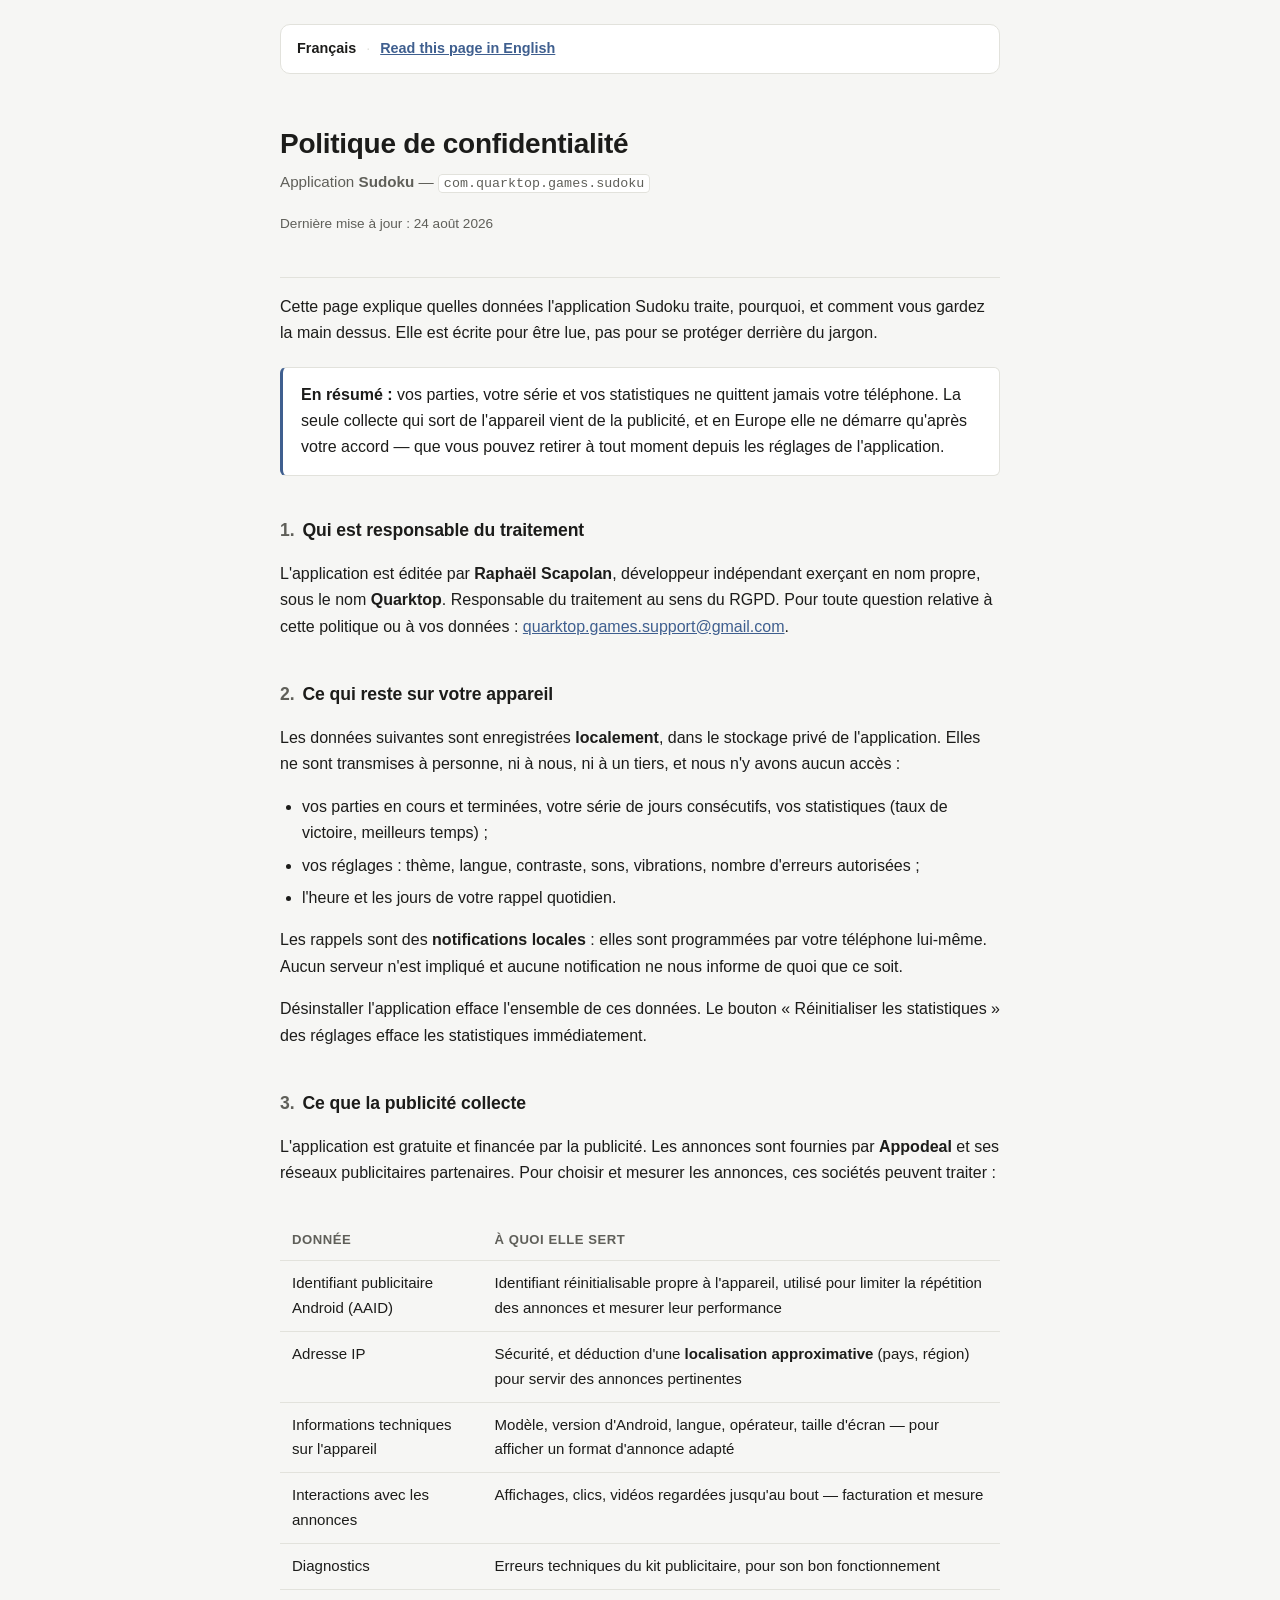
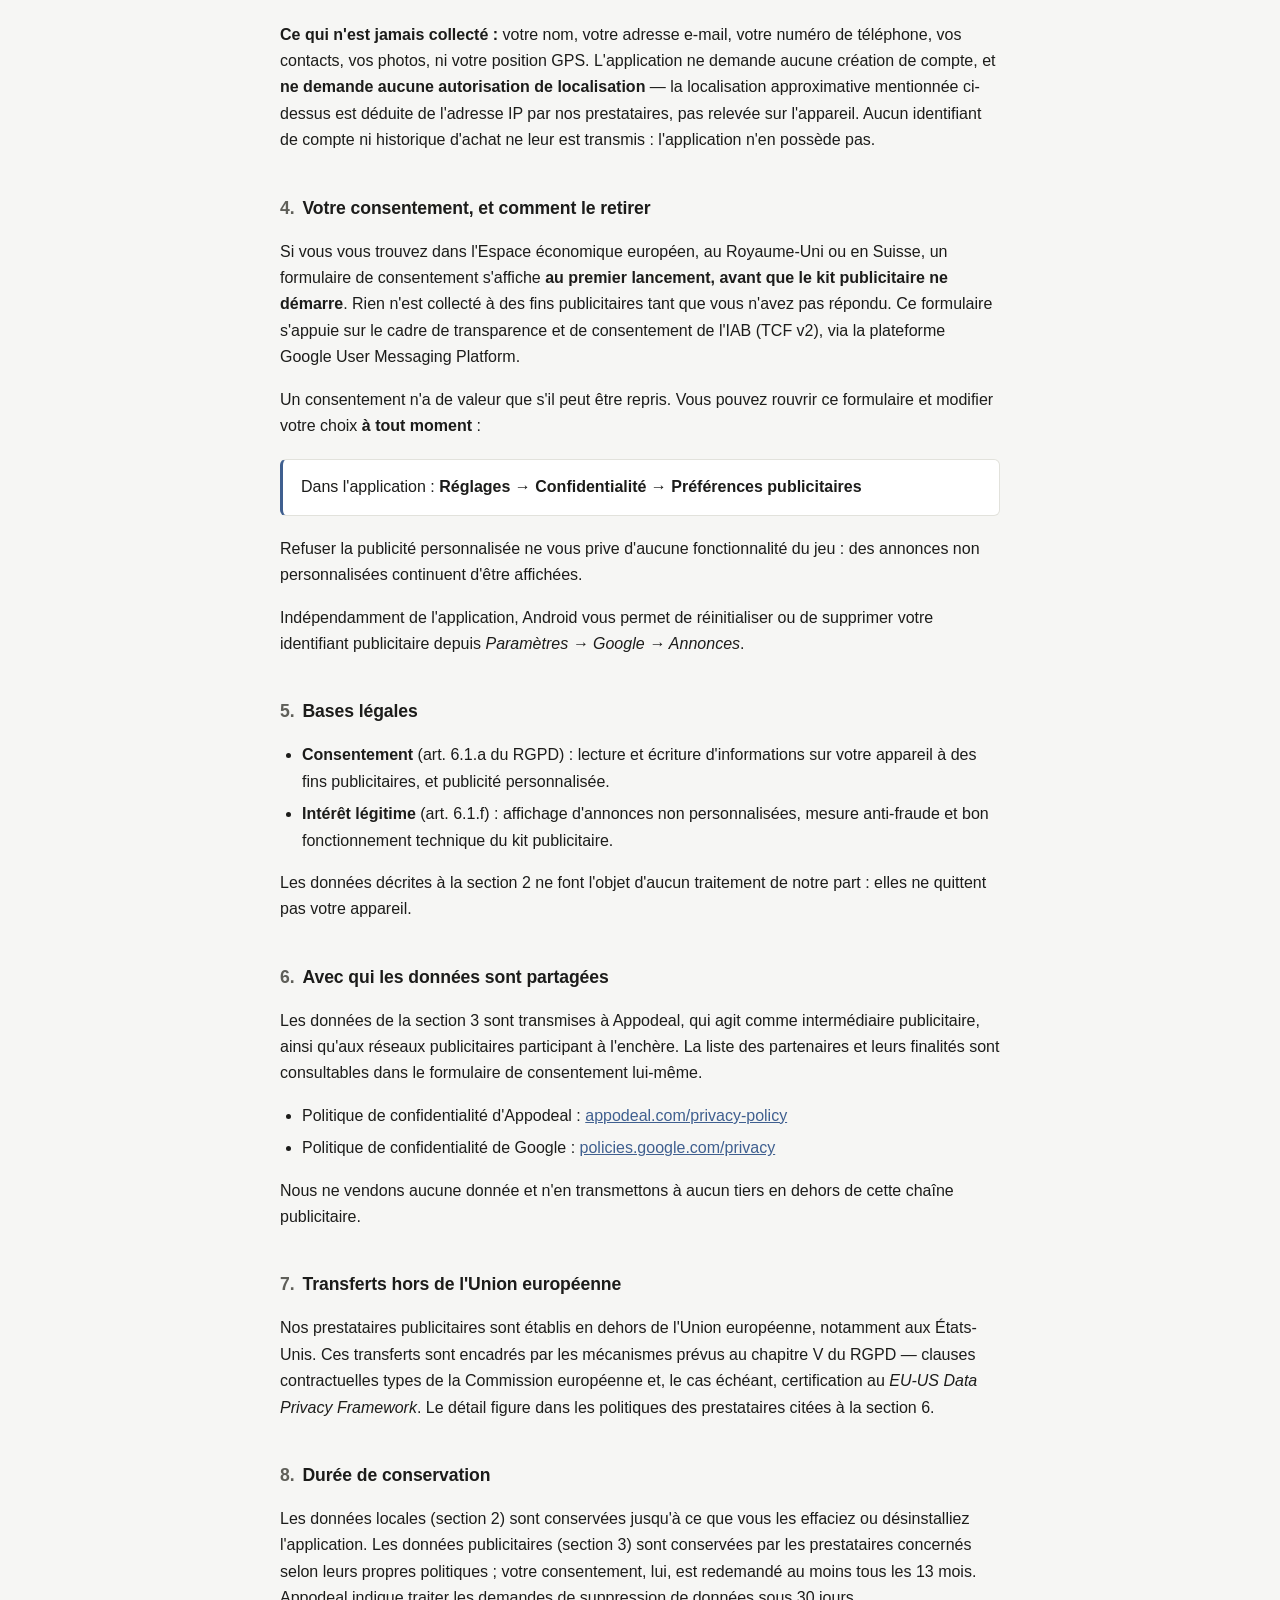
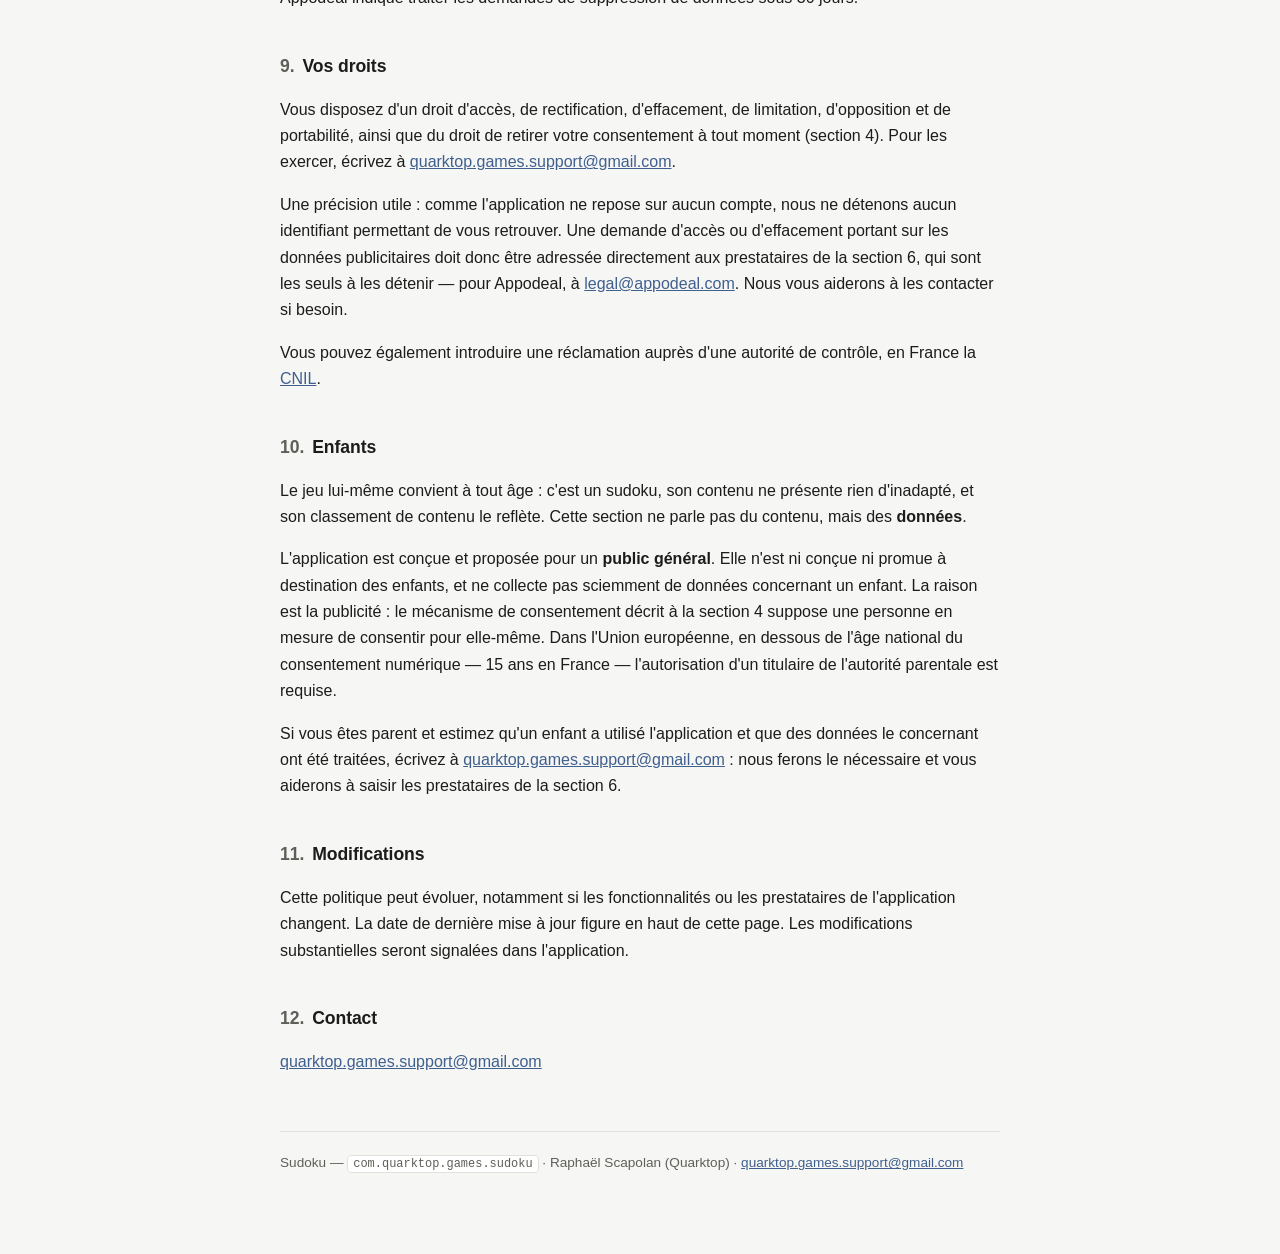
<file: index.html>
<!doctype html>
<html lang="fr">
<head>
<meta charset="utf-8">
<meta name="viewport" content="width=device-width, initial-scale=1">
<title>Politique de confidentialité — Sudoku</title>
<meta name="description" content="Politique de confidentialité de l'application Sudoku (com.quarktop.games.sudoku).">
<link rel="stylesheet" href="style.css">
<link rel="alternate" hreflang="fr" href="https://scapolanraphael-dev.github.io/sudoku-privacy/">
<link rel="alternate" hreflang="en" href="https://scapolanraphael-dev.github.io/sudoku-privacy/en/">
<link rel="alternate" hreflang="x-default" href="https://scapolanraphael-dev.github.io/sudoku-privacy/">
</head>
<body>
<main>

<nav class="langbar" aria-label="Langue">
  <span class="current">Français</span>
  <span class="sep">·</span>
  <a href="en/" hreflang="en" lang="en">Read this page in English</a>
</nav>


  <header>
    <h1>Politique de confidentialité</h1>
    <p class="sub">Application <strong>Sudoku</strong> — <code>com.quarktop.games.sudoku</code></p>
    <p class="meta">Dernière mise à jour : 24 août 2026</p>
  </header>

  <p>Cette page explique quelles données l'application Sudoku traite, pourquoi, et
  comment vous gardez la main dessus. Elle est écrite pour être lue, pas pour se
  protéger derrière du jargon.</p>

  <div class="callout">
    <p><strong>En résumé :</strong> vos parties, votre série et vos statistiques ne quittent
    jamais votre téléphone. La seule collecte qui sort de l'appareil vient de la publicité,
    et en Europe elle ne démarre qu'après votre accord — que vous pouvez retirer à tout
    moment depuis les réglages de l'application.</p>
  </div>

  <h2><span class="num">1.</span>Qui est responsable du traitement</h2>
  <p>L'application est éditée par <strong>Raphaël Scapolan</strong>, développeur indépendant
  exerçant en nom propre, sous le nom <strong>Quarktop</strong>. Responsable du traitement au
  sens du RGPD. Pour toute question relative à cette politique ou à vos données :
  <a href="mailto:quarktop.games.support@gmail.com">quarktop.games.support@gmail.com</a>.</p>

  <h2><span class="num">2.</span>Ce qui reste sur votre appareil</h2>
  <p>Les données suivantes sont enregistrées <strong>localement</strong>, dans le stockage
  privé de l'application. Elles ne sont transmises à personne, ni à nous, ni à un tiers,
  et nous n'y avons aucun accès :</p>
  <ul>
    <li>vos parties en cours et terminées, votre série de jours consécutifs, vos statistiques
      (taux de victoire, meilleurs temps) ;</li>
    <li>vos réglages : thème, langue, contraste, sons, vibrations, nombre d'erreurs autorisées ;</li>
    <li>l'heure et les jours de votre rappel quotidien.</li>
  </ul>
  <p>Les rappels sont des <strong>notifications locales</strong> : elles sont programmées par
  votre téléphone lui-même. Aucun serveur n'est impliqué et aucune notification ne nous
  informe de quoi que ce soit.</p>
  <p>Désinstaller l'application efface l'ensemble de ces données. Le bouton
  « Réinitialiser les statistiques » des réglages efface les statistiques immédiatement.</p>

  <h2><span class="num">3.</span>Ce que la publicité collecte</h2>
  <p>L'application est gratuite et financée par la publicité. Les annonces sont fournies par
  <strong>Appodeal</strong> et ses réseaux publicitaires partenaires. Pour choisir et mesurer
  les annonces, ces sociétés peuvent traiter :</p>
  <div class="table-wrap">
    <table>
      <thead>
        <tr><th>Donnée</th><th>À quoi elle sert</th></tr>
      </thead>
      <tbody>
        <tr>
          <td>Identifiant publicitaire Android (AAID)</td>
          <td>Identifiant réinitialisable propre à l'appareil, utilisé pour limiter la
              répétition des annonces et mesurer leur performance</td>
        </tr>
        <tr>
          <td>Adresse IP</td>
          <td>Sécurité, et déduction d'une <strong>localisation approximative</strong>
              (pays, région) pour servir des annonces pertinentes</td>
        </tr>
        <tr>
          <td>Informations techniques sur l'appareil</td>
          <td>Modèle, version d'Android, langue, opérateur, taille d'écran — pour afficher
              un format d'annonce adapté</td>
        </tr>
        <tr>
          <td>Interactions avec les annonces</td>
          <td>Affichages, clics, vidéos regardées jusqu'au bout — facturation et mesure</td>
        </tr>
        <tr>
          <td>Diagnostics</td>
          <td>Erreurs techniques du kit publicitaire, pour son bon fonctionnement</td>
        </tr>
      </tbody>
    </table>
  </div>
  <p><strong>Ce qui n'est jamais collecté :</strong> votre nom, votre adresse e-mail, votre
  numéro de téléphone, vos contacts, vos photos, ni votre position GPS. L'application ne
  demande aucune création de compte, et <strong>ne demande aucune autorisation de
  localisation</strong> — la localisation approximative mentionnée ci-dessus est déduite de
  l'adresse IP par nos prestataires, pas relevée sur l'appareil. Aucun identifiant de compte
  ni historique d'achat ne leur est transmis : l'application n'en possède pas.</p>

  <h2><span class="num">4.</span>Votre consentement, et comment le retirer</h2>
  <p>Si vous vous trouvez dans l'Espace économique européen, au Royaume-Uni ou en Suisse,
  un formulaire de consentement s'affiche <strong>au premier lancement, avant que le kit
  publicitaire ne démarre</strong>. Rien n'est collecté à des fins publicitaires tant que
  vous n'avez pas répondu. Ce formulaire s'appuie sur le cadre de transparence et de
  consentement de l'IAB (TCF v2), via la plateforme Google User Messaging Platform.</p>
  <p>Un consentement n'a de valeur que s'il peut être repris. Vous pouvez rouvrir ce
  formulaire et modifier votre choix <strong>à tout moment</strong> :</p>
  <div class="callout">
    <p>Dans l'application : <strong>Réglages → Confidentialité → Préférences publicitaires</strong></p>
  </div>
  <p>Refuser la publicité personnalisée ne vous prive d'aucune fonctionnalité du jeu : des
  annonces non personnalisées continuent d'être affichées.</p>
  <p>Indépendamment de l'application, Android vous permet de réinitialiser ou de supprimer
  votre identifiant publicitaire depuis <em>Paramètres → Google → Annonces</em>.</p>

  <h2><span class="num">5.</span>Bases légales</h2>
  <ul>
    <li><strong>Consentement</strong> (art. 6.1.a du RGPD) : lecture et écriture d'informations
      sur votre appareil à des fins publicitaires, et publicité personnalisée.</li>
    <li><strong>Intérêt légitime</strong> (art. 6.1.f) : affichage d'annonces non personnalisées,
      mesure anti-fraude et bon fonctionnement technique du kit publicitaire.</li>
  </ul>
  <p>Les données décrites à la section 2 ne font l'objet d'aucun traitement de notre part :
  elles ne quittent pas votre appareil.</p>

  <h2><span class="num">6.</span>Avec qui les données sont partagées</h2>
  <p>Les données de la section 3 sont transmises à Appodeal, qui agit comme intermédiaire
  publicitaire, ainsi qu'aux réseaux publicitaires participant à l'enchère. La liste des
  partenaires et leurs finalités sont consultables dans le formulaire de consentement
  lui-même.</p>
  <ul>
    <li>Politique de confidentialité d'Appodeal :
      <a href="https://appodeal.com/privacy-policy/" rel="noopener">appodeal.com/privacy-policy</a></li>
    <li>Politique de confidentialité de Google :
      <a href="https://policies.google.com/privacy" rel="noopener">policies.google.com/privacy</a></li>
  </ul>
  <p>Nous ne vendons aucune donnée et n'en transmettons à aucun tiers en dehors de cette
  chaîne publicitaire.</p>

  <h2><span class="num">7.</span>Transferts hors de l'Union européenne</h2>
  <p>Nos prestataires publicitaires sont établis en dehors de l'Union européenne, notamment
  aux États-Unis. Ces transferts sont encadrés par les mécanismes prévus au chapitre V du
  RGPD — clauses contractuelles types de la Commission européenne et, le cas échéant,
  certification au <em>EU-US Data Privacy Framework</em>. Le détail figure dans les
  politiques des prestataires citées à la section 6.</p>

  <h2><span class="num">8.</span>Durée de conservation</h2>
  <p>Les données locales (section 2) sont conservées jusqu'à ce que vous les effaciez ou
  désinstalliez l'application. Les données publicitaires (section 3) sont conservées par
  les prestataires concernés selon leurs propres politiques ; votre consentement, lui, est
  redemandé au moins tous les 13 mois. Appodeal indique traiter les demandes de suppression
  de données sous 30 jours.</p>

  <h2><span class="num">9.</span>Vos droits</h2>
  <p>Vous disposez d'un droit d'accès, de rectification, d'effacement, de limitation,
  d'opposition et de portabilité, ainsi que du droit de retirer votre consentement à tout
  moment (section 4). Pour les exercer, écrivez à
  <a href="mailto:quarktop.games.support@gmail.com">quarktop.games.support@gmail.com</a>.</p>
  <p>Une précision utile : comme l'application ne repose sur aucun compte, nous ne détenons
  aucun identifiant permettant de vous retrouver. Une demande d'accès ou d'effacement portant
  sur les données publicitaires doit donc être adressée directement aux prestataires de la
  section 6, qui sont les seuls à les détenir — pour Appodeal, à
  <a href="mailto:legal@appodeal.com">legal@appodeal.com</a>. Nous vous aiderons à les
  contacter si besoin.</p>
  <p>Vous pouvez également introduire une réclamation auprès d'une autorité de contrôle, en
  France la <a href="https://www.cnil.fr" rel="noopener">CNIL</a>.</p>

  <h2><span class="num">10.</span>Enfants</h2>
  <p>Le jeu lui-même convient à tout âge : c'est un sudoku, son contenu ne présente rien
  d'inadapté, et son classement de contenu le reflète. Cette section ne parle pas du contenu,
  mais des <strong>données</strong>.</p>
  <p>L'application est conçue et proposée pour un <strong>public général</strong>. Elle n'est
  ni conçue ni promue à destination des enfants, et ne collecte pas sciemment de données
  concernant un enfant. La raison est la publicité : le mécanisme de consentement décrit à la
  section 4 suppose une personne en mesure de consentir pour elle-même. Dans l'Union
  européenne, en dessous de l'âge national du consentement numérique — 15 ans en France —
  l'autorisation d'un titulaire de l'autorité parentale est requise.</p>
  <p>Si vous êtes parent et estimez qu'un enfant a utilisé l'application et que des données le
  concernant ont été traitées, écrivez à
  <a href="mailto:quarktop.games.support@gmail.com">quarktop.games.support@gmail.com</a> : nous ferons le nécessaire et
  vous aiderons à saisir les prestataires de la section 6.</p>

  <h2><span class="num">11.</span>Modifications</h2>
  <p>Cette politique peut évoluer, notamment si les fonctionnalités ou les prestataires de
  l'application changent. La date de dernière mise à jour figure en haut de cette page. Les
  modifications substantielles seront signalées dans l'application.</p>

  <h2><span class="num">12.</span>Contact</h2>
  <p><a href="mailto:quarktop.games.support@gmail.com">quarktop.games.support@gmail.com</a></p>


<footer>
  Sudoku — <code>com.quarktop.games.sudoku</code> · Raphaël Scapolan (Quarktop) ·
  <a href="mailto:quarktop.games.support@gmail.com">quarktop.games.support@gmail.com</a>
</footer>

</main>
</body>
</html>
</file>
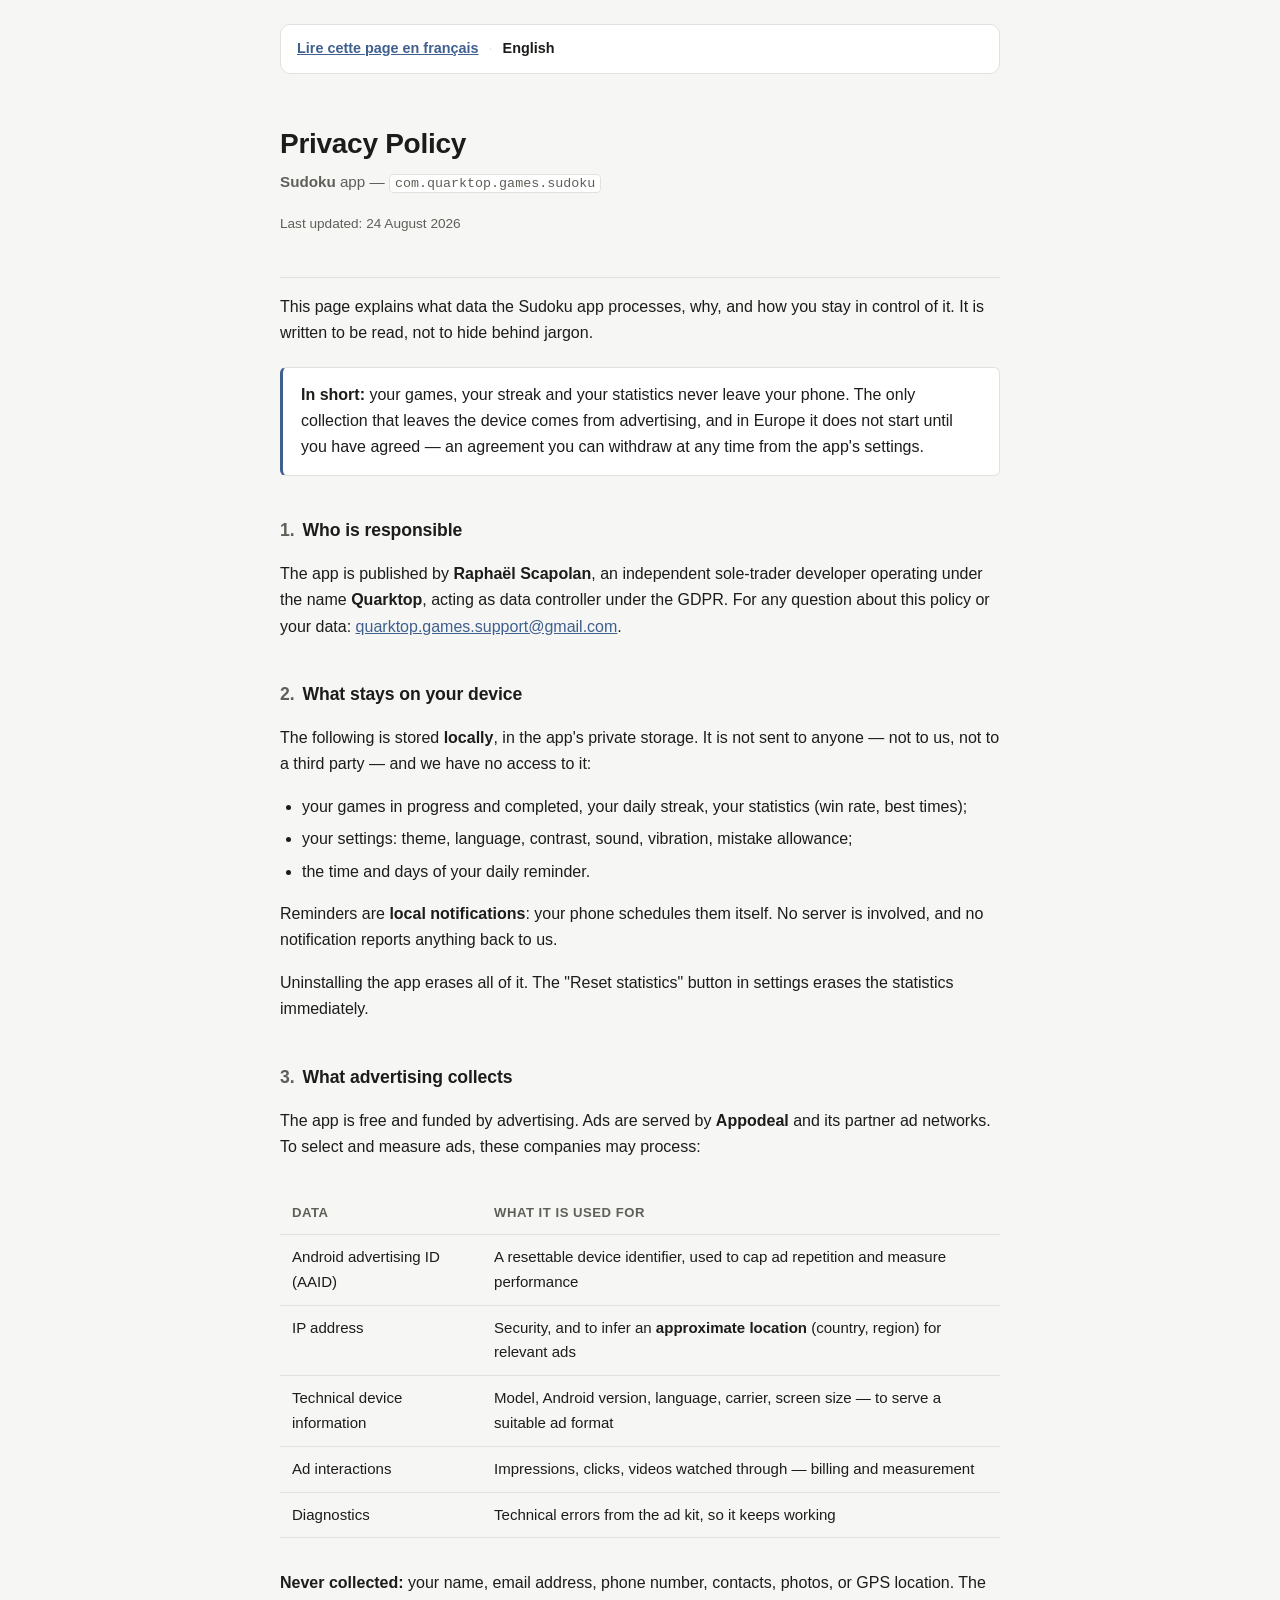
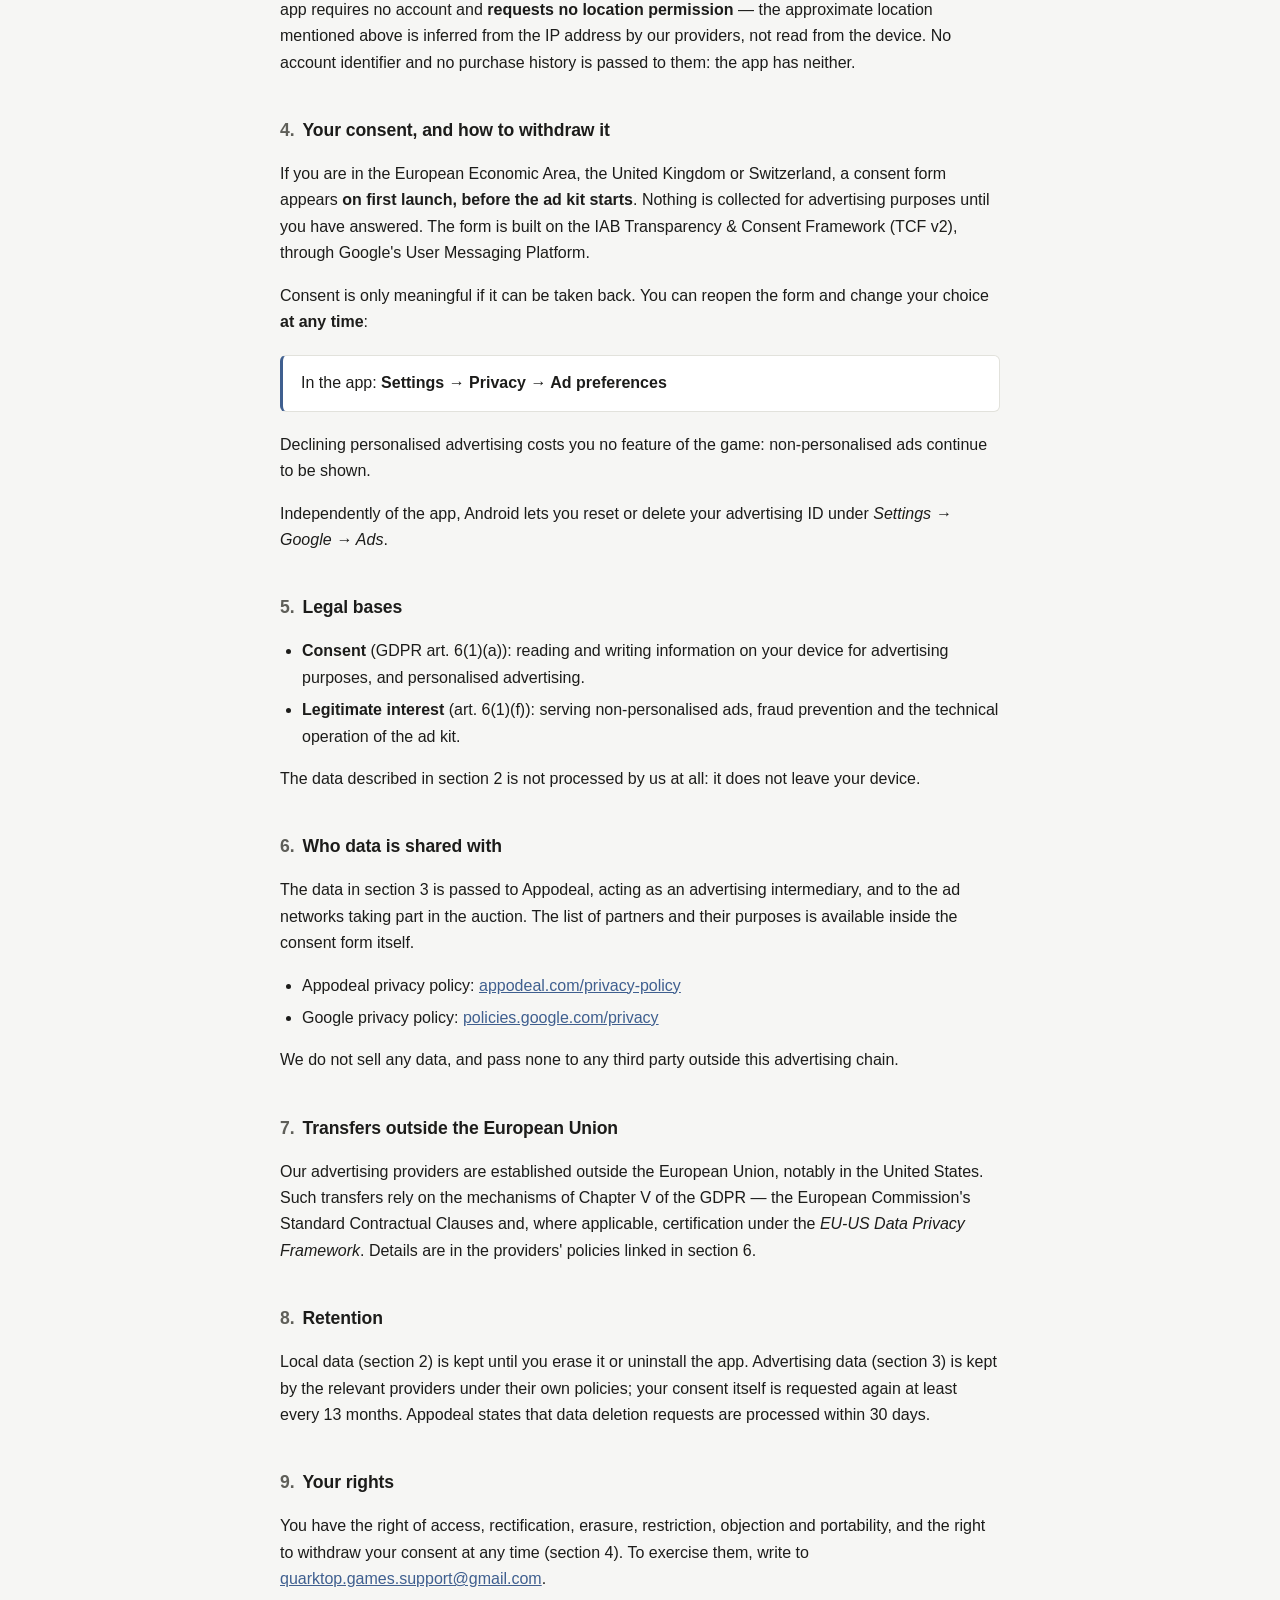
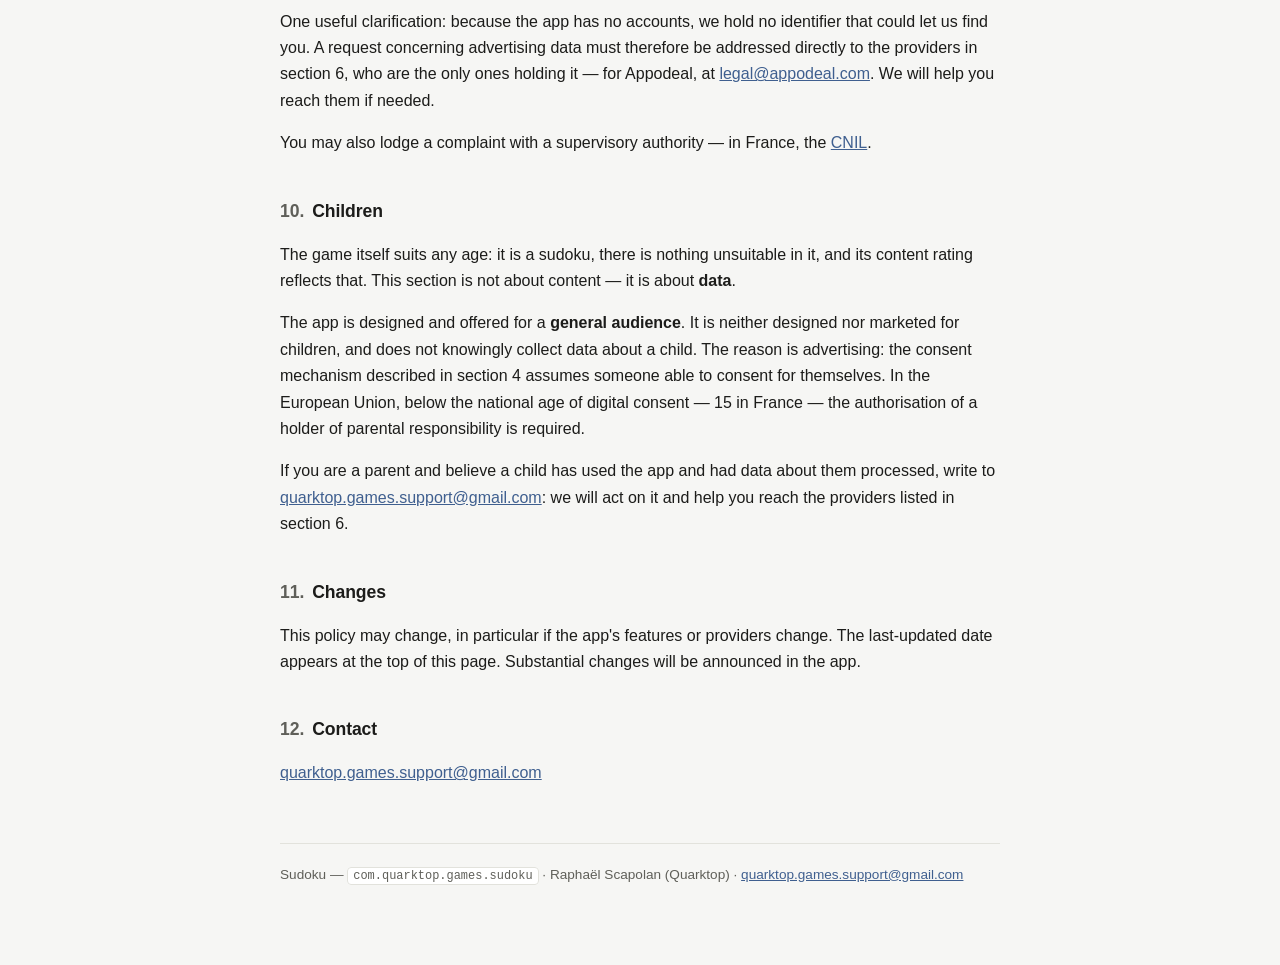
<file: en/index.html>
<!doctype html>
<html lang="en">
<head>
<meta charset="utf-8">
<meta name="viewport" content="width=device-width, initial-scale=1">
<title>Privacy Policy — Sudoku</title>
<meta name="description" content="Privacy policy for the Sudoku app (com.quarktop.games.sudoku).">
<link rel="stylesheet" href="../style.css">
<link rel="alternate" hreflang="fr" href="https://scapolanraphael-dev.github.io/sudoku-privacy/">
<link rel="alternate" hreflang="en" href="https://scapolanraphael-dev.github.io/sudoku-privacy/en/">
<link rel="alternate" hreflang="x-default" href="https://scapolanraphael-dev.github.io/sudoku-privacy/">
</head>
<body>
<main>

<nav class="langbar" aria-label="Language">
  <a href="../" hreflang="fr" lang="fr">Lire cette page en français</a>
  <span class="sep">·</span>
  <span class="current">English</span>
</nav>


  <header>
    <h1>Privacy Policy</h1>
    <p class="sub"><strong>Sudoku</strong> app — <code>com.quarktop.games.sudoku</code></p>
    <p class="meta">Last updated: 24 August 2026</p>
  </header>

  <p>This page explains what data the Sudoku app processes, why, and how you stay in
  control of it. It is written to be read, not to hide behind jargon.</p>

  <div class="callout">
    <p><strong>In short:</strong> your games, your streak and your statistics never leave your
    phone. The only collection that leaves the device comes from advertising, and in Europe
    it does not start until you have agreed — an agreement you can withdraw at any time from
    the app's settings.</p>
  </div>

  <h2><span class="num">1.</span>Who is responsible</h2>
  <p>The app is published by <strong>Raphaël Scapolan</strong>, an independent sole-trader
  developer operating under the name <strong>Quarktop</strong>, acting as data controller under
  the GDPR. For any question about this policy or your data:
  <a href="mailto:quarktop.games.support@gmail.com">quarktop.games.support@gmail.com</a>.</p>

  <h2><span class="num">2.</span>What stays on your device</h2>
  <p>The following is stored <strong>locally</strong>, in the app's private storage. It is
  not sent to anyone — not to us, not to a third party — and we have no access to it:</p>
  <ul>
    <li>your games in progress and completed, your daily streak, your statistics
      (win rate, best times);</li>
    <li>your settings: theme, language, contrast, sound, vibration, mistake allowance;</li>
    <li>the time and days of your daily reminder.</li>
  </ul>
  <p>Reminders are <strong>local notifications</strong>: your phone schedules them itself. No
  server is involved, and no notification reports anything back to us.</p>
  <p>Uninstalling the app erases all of it. The "Reset statistics" button in settings erases
  the statistics immediately.</p>

  <h2><span class="num">3.</span>What advertising collects</h2>
  <p>The app is free and funded by advertising. Ads are served by <strong>Appodeal</strong>
  and its partner ad networks. To select and measure ads, these companies may process:</p>
  <div class="table-wrap">
    <table>
      <thead>
        <tr><th>Data</th><th>What it is used for</th></tr>
      </thead>
      <tbody>
        <tr>
          <td>Android advertising ID (AAID)</td>
          <td>A resettable device identifier, used to cap ad repetition and measure performance</td>
        </tr>
        <tr>
          <td>IP address</td>
          <td>Security, and to infer an <strong>approximate location</strong> (country, region)
              for relevant ads</td>
        </tr>
        <tr>
          <td>Technical device information</td>
          <td>Model, Android version, language, carrier, screen size — to serve a suitable ad format</td>
        </tr>
        <tr>
          <td>Ad interactions</td>
          <td>Impressions, clicks, videos watched through — billing and measurement</td>
        </tr>
        <tr>
          <td>Diagnostics</td>
          <td>Technical errors from the ad kit, so it keeps working</td>
        </tr>
      </tbody>
    </table>
  </div>
  <p><strong>Never collected:</strong> your name, email address, phone number, contacts,
  photos, or GPS location. The app requires no account and <strong>requests no location
  permission</strong> — the approximate location mentioned above is inferred from the IP
  address by our providers, not read from the device. No account identifier and no purchase
  history is passed to them: the app has neither.</p>

  <h2><span class="num">4.</span>Your consent, and how to withdraw it</h2>
  <p>If you are in the European Economic Area, the United Kingdom or Switzerland, a consent
  form appears <strong>on first launch, before the ad kit starts</strong>. Nothing is
  collected for advertising purposes until you have answered. The form is built on the IAB
  Transparency &amp; Consent Framework (TCF v2), through Google's User Messaging Platform.</p>
  <p>Consent is only meaningful if it can be taken back. You can reopen the form and change
  your choice <strong>at any time</strong>:</p>
  <div class="callout">
    <p>In the app: <strong>Settings → Privacy → Ad preferences</strong></p>
  </div>
  <p>Declining personalised advertising costs you no feature of the game: non-personalised
  ads continue to be shown.</p>
  <p>Independently of the app, Android lets you reset or delete your advertising ID under
  <em>Settings → Google → Ads</em>.</p>

  <h2><span class="num">5.</span>Legal bases</h2>
  <ul>
    <li><strong>Consent</strong> (GDPR art. 6(1)(a)): reading and writing information on your
      device for advertising purposes, and personalised advertising.</li>
    <li><strong>Legitimate interest</strong> (art. 6(1)(f)): serving non-personalised ads,
      fraud prevention and the technical operation of the ad kit.</li>
  </ul>
  <p>The data described in section 2 is not processed by us at all: it does not leave your
  device.</p>

  <h2><span class="num">6.</span>Who data is shared with</h2>
  <p>The data in section 3 is passed to Appodeal, acting as an advertising intermediary, and
  to the ad networks taking part in the auction. The list of partners and their purposes is
  available inside the consent form itself.</p>
  <ul>
    <li>Appodeal privacy policy:
      <a href="https://appodeal.com/privacy-policy/" rel="noopener">appodeal.com/privacy-policy</a></li>
    <li>Google privacy policy:
      <a href="https://policies.google.com/privacy" rel="noopener">policies.google.com/privacy</a></li>
  </ul>
  <p>We do not sell any data, and pass none to any third party outside this advertising chain.</p>

  <h2><span class="num">7.</span>Transfers outside the European Union</h2>
  <p>Our advertising providers are established outside the European Union, notably in the
  United States. Such transfers rely on the mechanisms of Chapter V of the GDPR — the European
  Commission's Standard Contractual Clauses and, where applicable, certification under the
  <em>EU-US Data Privacy Framework</em>. Details are in the providers' policies linked in
  section 6.</p>

  <h2><span class="num">8.</span>Retention</h2>
  <p>Local data (section 2) is kept until you erase it or uninstall the app. Advertising data
  (section 3) is kept by the relevant providers under their own policies; your consent itself
  is requested again at least every 13 months. Appodeal states that data deletion requests
  are processed within 30 days.</p>

  <h2><span class="num">9.</span>Your rights</h2>
  <p>You have the right of access, rectification, erasure, restriction, objection and
  portability, and the right to withdraw your consent at any time (section 4). To exercise
  them, write to <a href="mailto:quarktop.games.support@gmail.com">quarktop.games.support@gmail.com</a>.</p>
  <p>One useful clarification: because the app has no accounts, we hold no identifier that
  could let us find you. A request concerning advertising data must therefore be addressed
  directly to the providers in section 6, who are the only ones holding it — for Appodeal,
  at <a href="mailto:legal@appodeal.com">legal@appodeal.com</a>. We will help you reach them
  if needed.</p>
  <p>You may also lodge a complaint with a supervisory authority — in France, the
  <a href="https://www.cnil.fr" rel="noopener">CNIL</a>.</p>

  <h2><span class="num">10.</span>Children</h2>
  <p>The game itself suits any age: it is a sudoku, there is nothing unsuitable in it, and its
  content rating reflects that. This section is not about content — it is about
  <strong>data</strong>.</p>
  <p>The app is designed and offered for a <strong>general audience</strong>. It is neither
  designed nor marketed for children, and does not knowingly collect data about a child. The
  reason is advertising: the consent mechanism described in section 4 assumes someone able to
  consent for themselves. In the European Union, below the national age of digital consent —
  15 in France — the authorisation of a holder of parental responsibility is required.</p>
  <p>If you are a parent and believe a child has used the app and had data about them
  processed, write to <a href="mailto:quarktop.games.support@gmail.com">quarktop.games.support@gmail.com</a>: we will act
  on it and help you reach the providers listed in section 6.</p>

  <h2><span class="num">11.</span>Changes</h2>
  <p>This policy may change, in particular if the app's features or providers change. The
  last-updated date appears at the top of this page. Substantial changes will be announced
  in the app.</p>

  <h2><span class="num">12.</span>Contact</h2>
  <p><a href="mailto:quarktop.games.support@gmail.com">quarktop.games.support@gmail.com</a></p>


<footer>
  Sudoku — <code>com.quarktop.games.sudoku</code> · Raphaël Scapolan (Quarktop) ·
  <a href="mailto:quarktop.games.support@gmail.com">quarktop.games.support@gmail.com</a>
</footer>

</main>
</body>
</html>
</file>
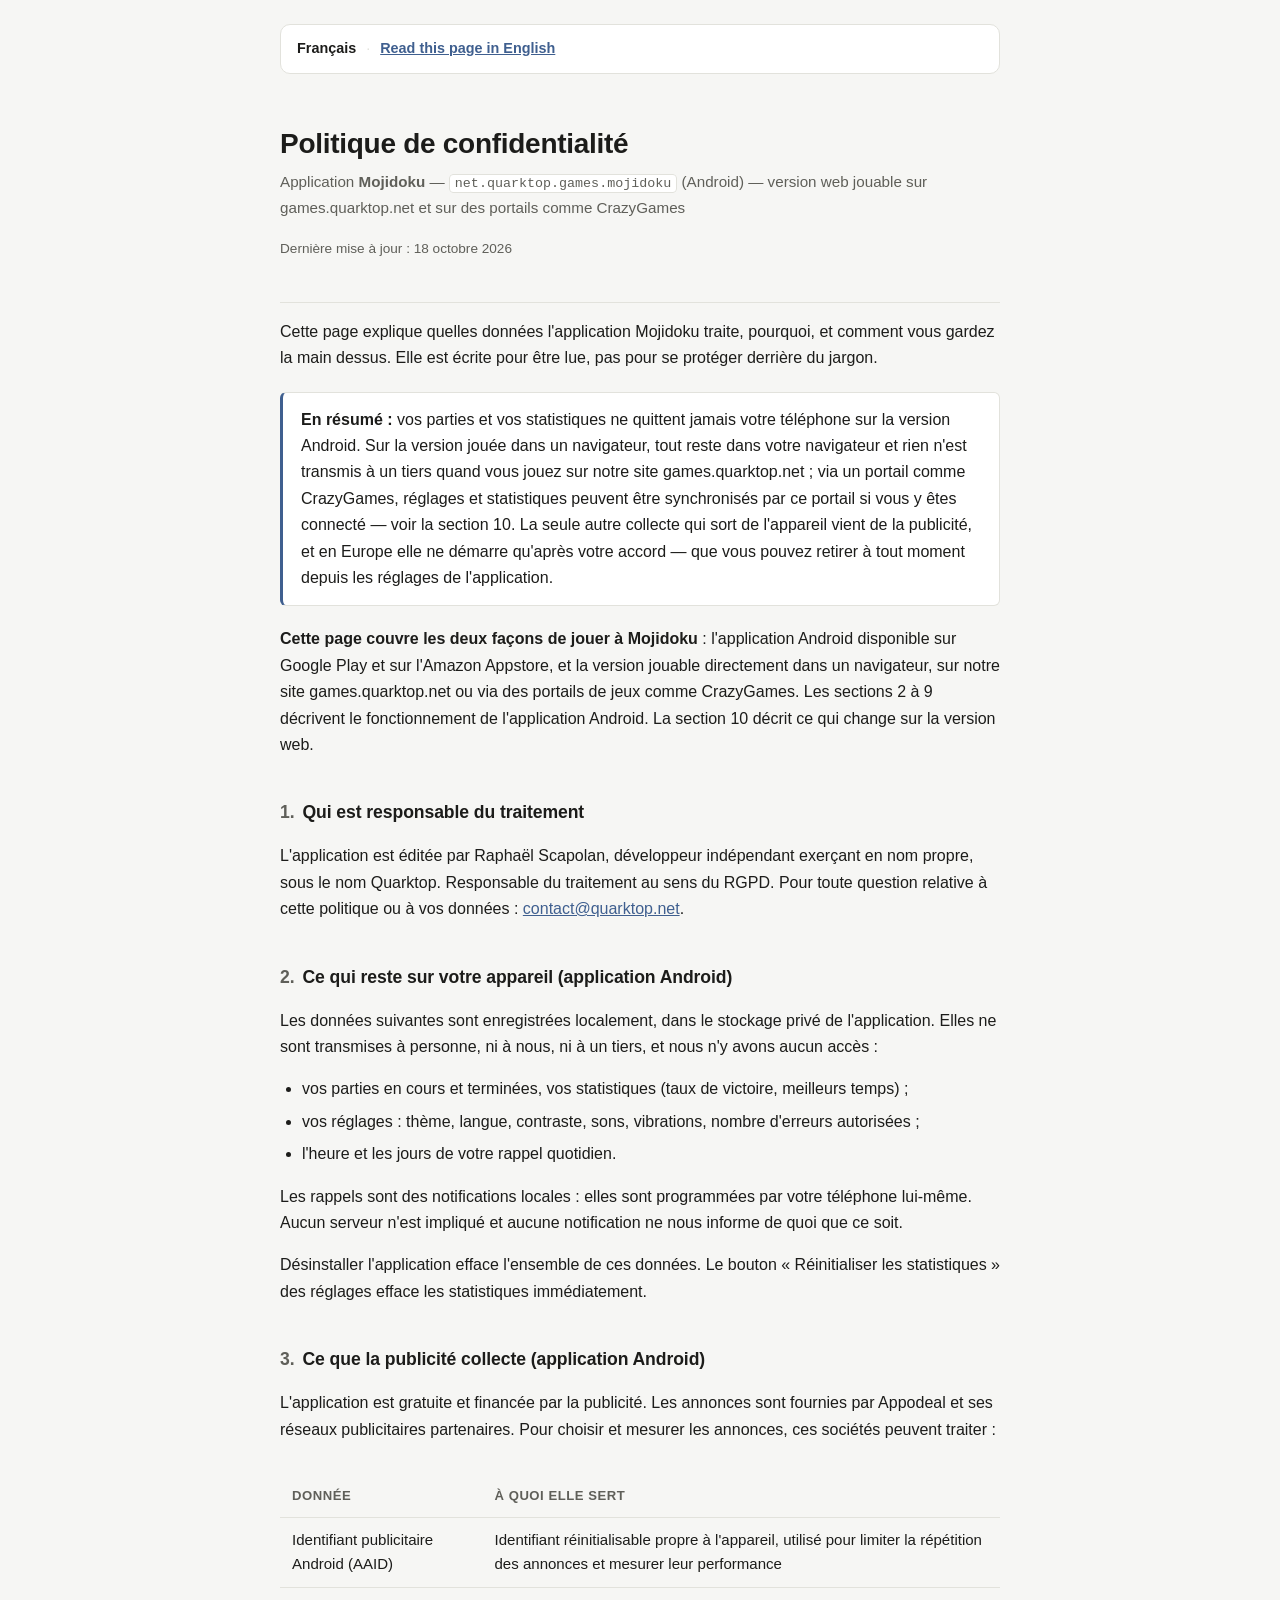
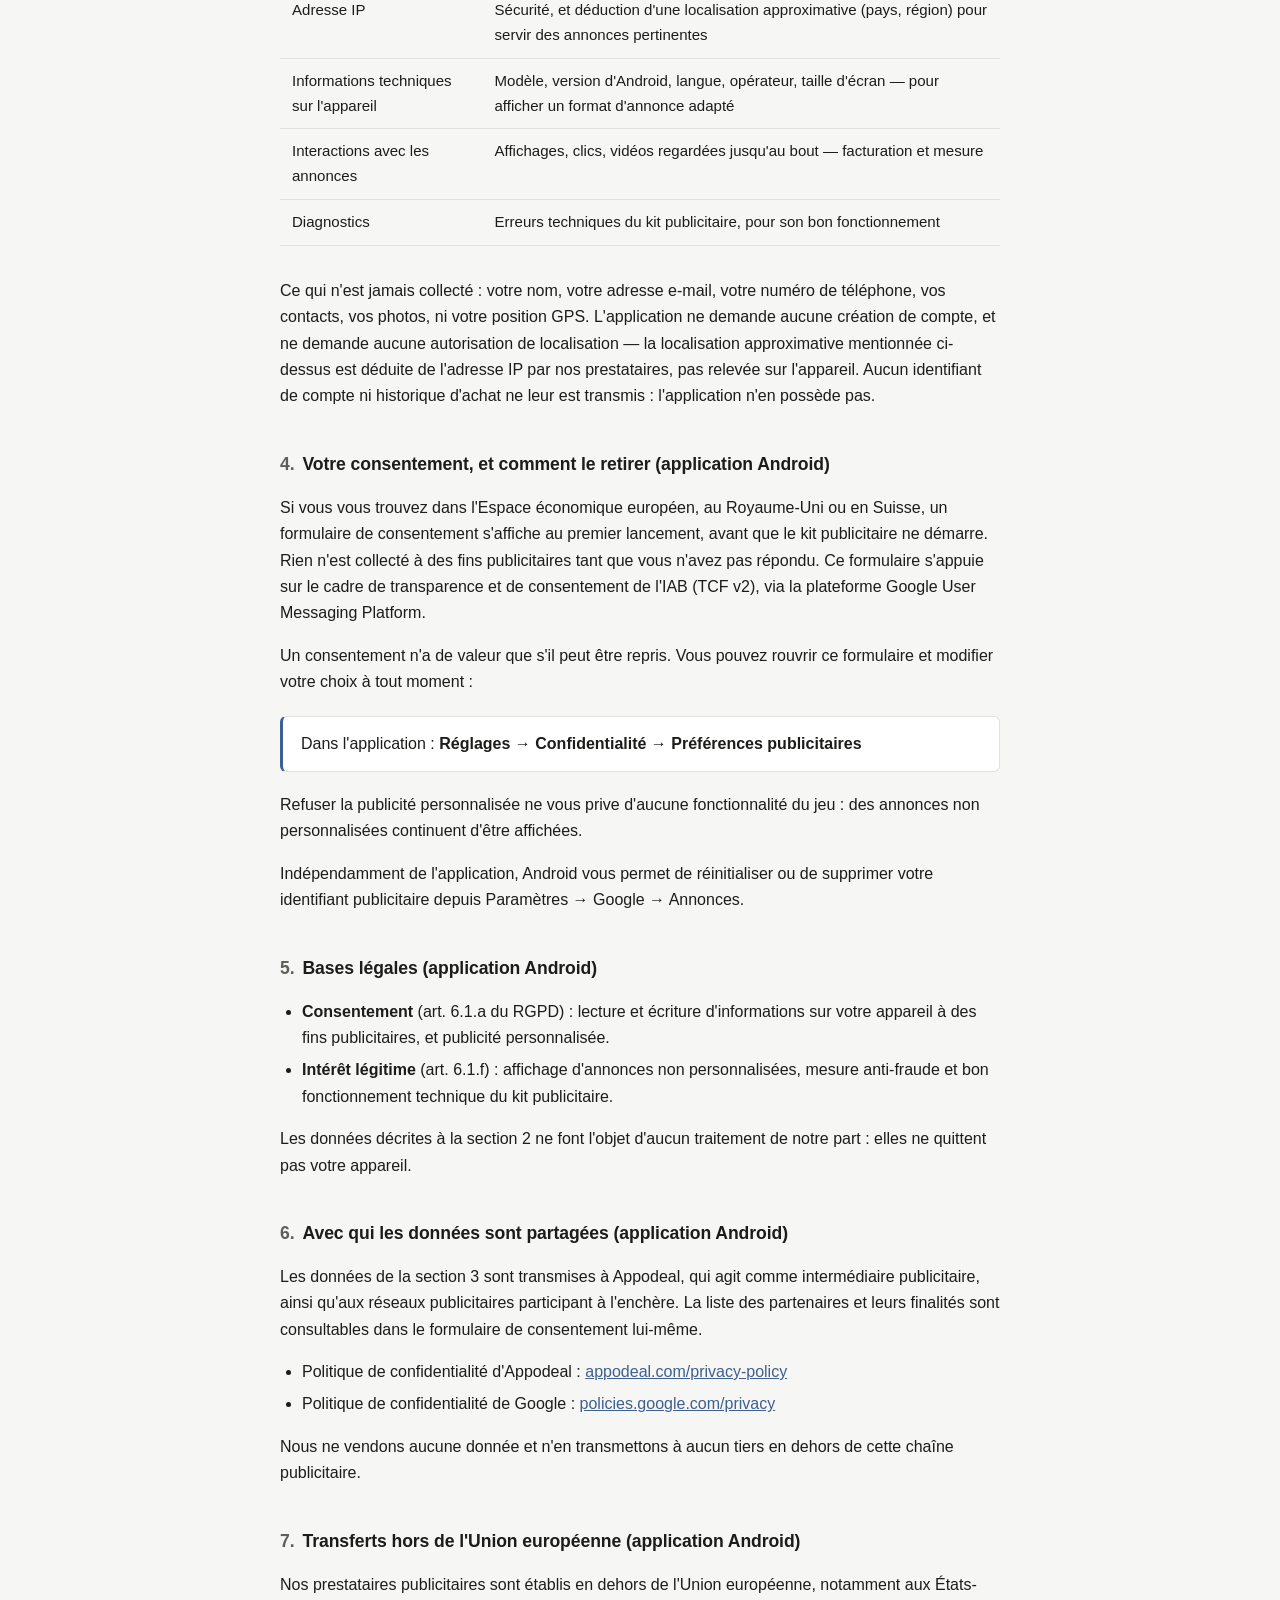
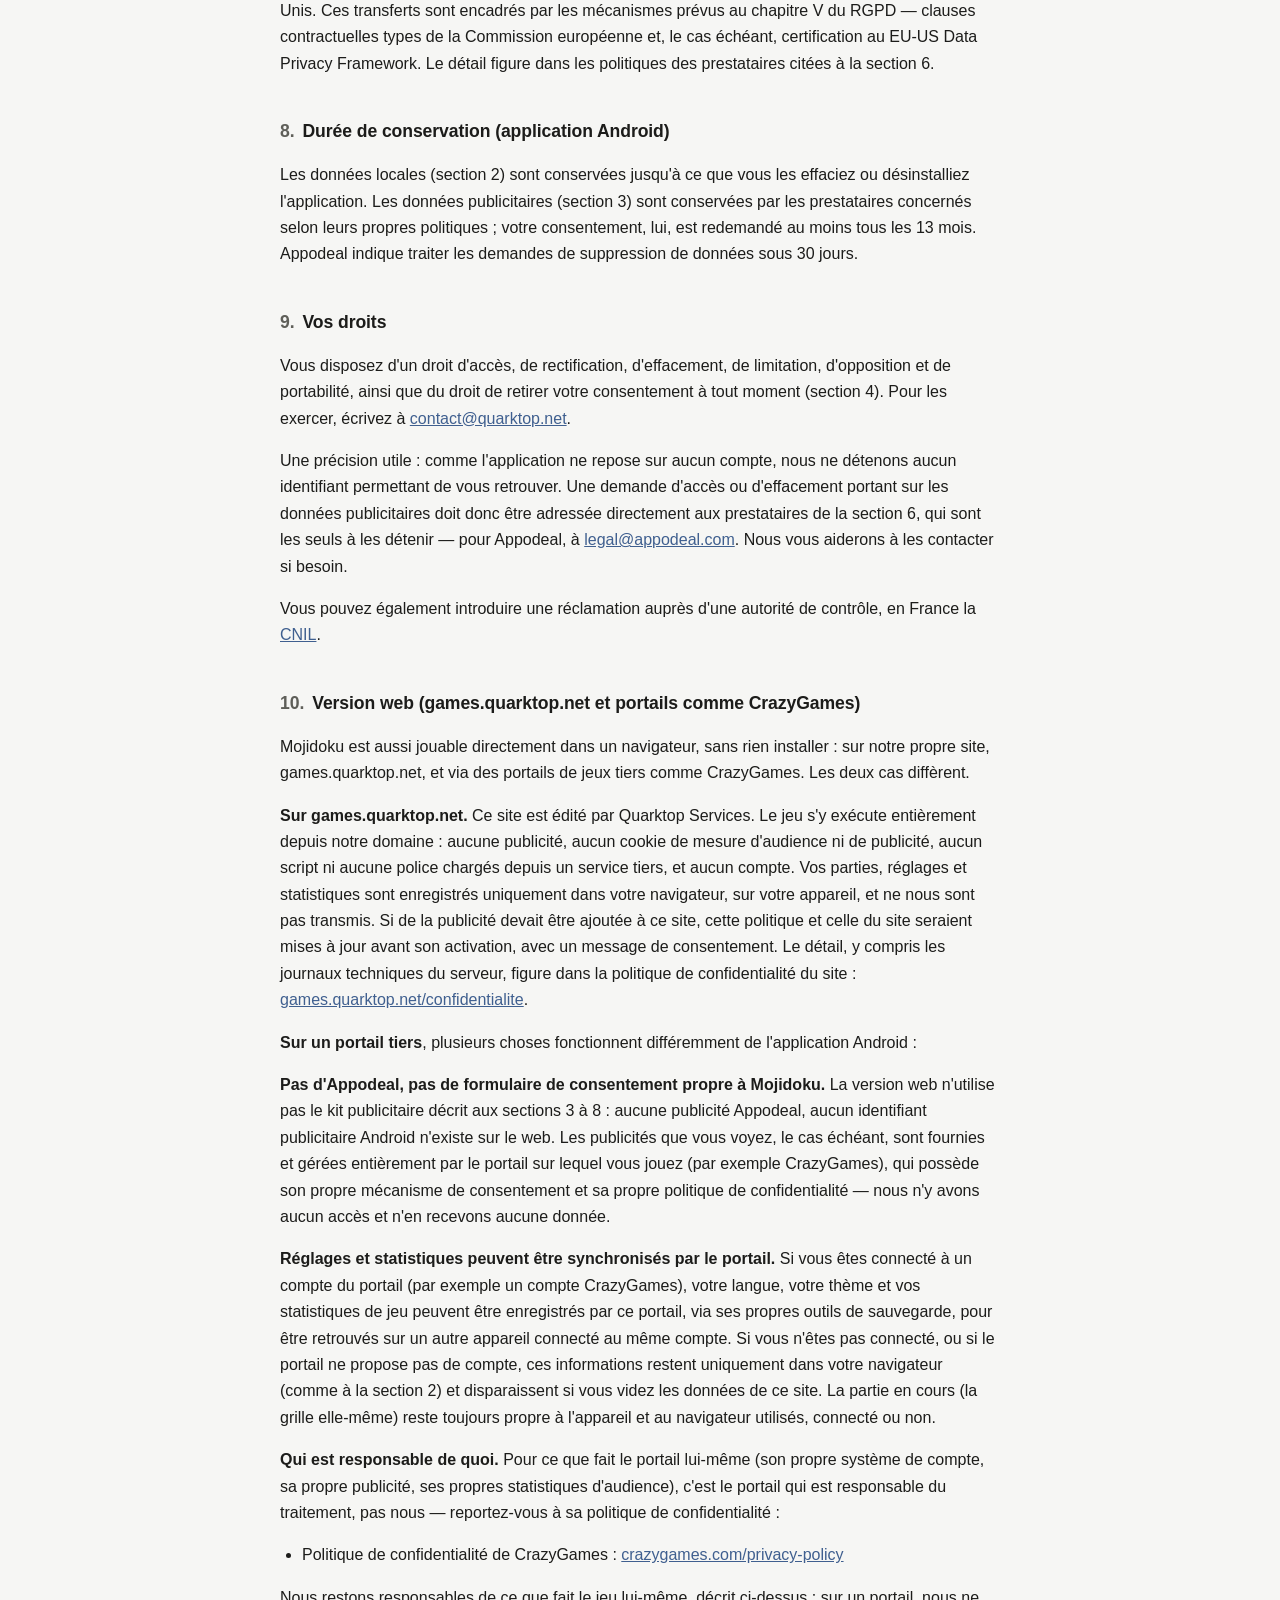
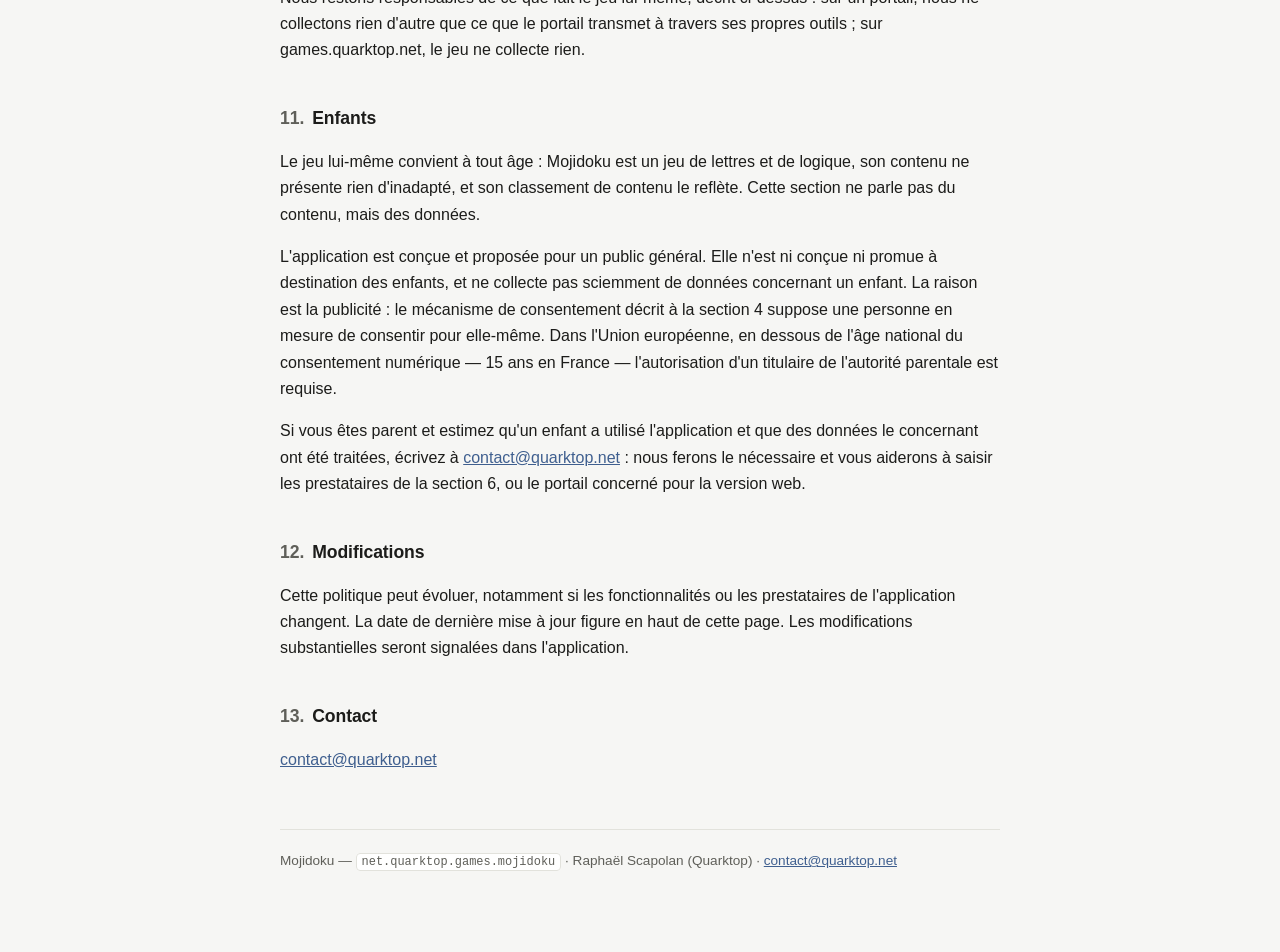
<file: mojidoku/index.html>
<!doctype html>
<html lang="fr">
<head>
<meta charset="utf-8">
<meta name="viewport" content="width=device-width, initial-scale=1">
<title>Politique de confidentialité — Mojidoku</title>
<meta name="description" content="Politique de confidentialité de l'application Mojidoku (net.quarktop.games.mojidoku).">
<link rel="stylesheet" href="style.css">
<link rel="alternate" hreflang="fr" href="https://scapolanraphael-dev.github.io/sudoku-privacy/mojidoku/">
<link rel="alternate" hreflang="en" href="https://scapolanraphael-dev.github.io/sudoku-privacy/mojidoku/en/">
<link rel="alternate" hreflang="x-default" href="https://scapolanraphael-dev.github.io/sudoku-privacy/mojidoku/">
</head>
<body>
<main>

<nav class="langbar" aria-label="Langue">
  <span class="current">Français</span>
  <span class="sep">·</span>
  <a href="en/" hreflang="en" lang="en">Read this page in English</a>
</nav>

  <header>
    <h1>Politique de confidentialité</h1>
    <p class="sub">Application <strong>Mojidoku</strong> — <code>net.quarktop.games.mojidoku</code> (Android) — version web jouable sur games.quarktop.net et sur des portails comme CrazyGames</p>
    <p class="meta">Dernière mise à jour : 18 octobre 2026</p>
  </header>
  <p>Cette page explique quelles données l'application Mojidoku traite, pourquoi, et comment vous gardez la main dessus. Elle est écrite pour être lue, pas pour se protéger derrière du jargon.</p>
  <div class="callout">
    <p><strong>En résumé :</strong> vos parties et vos statistiques ne quittent jamais votre téléphone sur la version Android. Sur la version jouée dans un navigateur, tout reste dans votre navigateur et rien n'est transmis à un tiers quand vous jouez sur notre site games.quarktop.net ; via un portail comme CrazyGames, réglages et statistiques peuvent être synchronisés par ce portail si vous y êtes connecté — voir la section 10. La seule autre collecte qui sort de l'appareil vient de la publicité, et en Europe elle ne démarre qu'après votre accord — que vous pouvez retirer à tout moment depuis les réglages de l'application.</p>
  </div>
  <p><strong>Cette page couvre les deux façons de jouer à Mojidoku</strong> : l'application Android disponible sur Google Play et sur l'Amazon Appstore, et la version jouable directement dans un navigateur, sur notre site games.quarktop.net ou via des portails de jeux comme CrazyGames. Les sections 2 à 9 décrivent le fonctionnement de l'application Android. La section 10 décrit ce qui change sur la version web.</p>

  <h2><span class="num">1.</span>Qui est responsable du traitement</h2>
  <p>L'application est éditée par Raphaël Scapolan, développeur indépendant exerçant en nom propre, sous le nom Quarktop. Responsable du traitement au sens du RGPD. Pour toute question relative à cette politique ou à vos données : <a href="mailto:contact@quarktop.net">contact@quarktop.net</a>.</p>

  <h2><span class="num">2.</span>Ce qui reste sur votre appareil (application Android)</h2>
  <p>Les données suivantes sont enregistrées localement, dans le stockage privé de l'application. Elles ne sont transmises à personne, ni à nous, ni à un tiers, et nous n'y avons aucun accès :</p>
  <ul>
    <li>vos parties en cours et terminées, vos statistiques (taux de victoire, meilleurs temps) ;</li>
    <li>vos réglages : thème, langue, contraste, sons, vibrations, nombre d'erreurs autorisées ;</li>
    <li>l'heure et les jours de votre rappel quotidien.</li>
  </ul>
  <p>Les rappels sont des notifications locales : elles sont programmées par votre téléphone lui-même. Aucun serveur n'est impliqué et aucune notification ne nous informe de quoi que ce soit.</p>
  <p>Désinstaller l'application efface l'ensemble de ces données. Le bouton « Réinitialiser les statistiques » des réglages efface les statistiques immédiatement.</p>

  <h2><span class="num">3.</span>Ce que la publicité collecte (application Android)</h2>
  <p>L'application est gratuite et financée par la publicité. Les annonces sont fournies par Appodeal et ses réseaux publicitaires partenaires. Pour choisir et mesurer les annonces, ces sociétés peuvent traiter :</p>
  <div class="table-wrap">
    <table>
      <thead>
        <tr><th>Donnée</th><th>À quoi elle sert</th></tr>
      </thead>
      <tbody>
        <tr><td>Identifiant publicitaire Android (AAID)</td><td>Identifiant réinitialisable propre à l'appareil, utilisé pour limiter la répétition des annonces et mesurer leur performance</td></tr>
        <tr><td>Adresse IP</td><td>Sécurité, et déduction d'une localisation approximative (pays, région) pour servir des annonces pertinentes</td></tr>
        <tr><td>Informations techniques sur l'appareil</td><td>Modèle, version d'Android, langue, opérateur, taille d'écran — pour afficher un format d'annonce adapté</td></tr>
        <tr><td>Interactions avec les annonces</td><td>Affichages, clics, vidéos regardées jusqu'au bout — facturation et mesure</td></tr>
        <tr><td>Diagnostics</td><td>Erreurs techniques du kit publicitaire, pour son bon fonctionnement</td></tr>
      </tbody>
    </table>
  </div>
  <p>Ce qui n'est jamais collecté : votre nom, votre adresse e-mail, votre numéro de téléphone, vos contacts, vos photos, ni votre position GPS. L'application ne demande aucune création de compte, et ne demande aucune autorisation de localisation — la localisation approximative mentionnée ci-dessus est déduite de l'adresse IP par nos prestataires, pas relevée sur l'appareil. Aucun identifiant de compte ni historique d'achat ne leur est transmis : l'application n'en possède pas.</p>

  <h2><span class="num">4.</span>Votre consentement, et comment le retirer (application Android)</h2>
  <p>Si vous vous trouvez dans l'Espace économique européen, au Royaume-Uni ou en Suisse, un formulaire de consentement s'affiche au premier lancement, avant que le kit publicitaire ne démarre. Rien n'est collecté à des fins publicitaires tant que vous n'avez pas répondu. Ce formulaire s'appuie sur le cadre de transparence et de consentement de l'IAB (TCF v2), via la plateforme Google User Messaging Platform.</p>
  <p>Un consentement n'a de valeur que s'il peut être repris. Vous pouvez rouvrir ce formulaire et modifier votre choix à tout moment :</p>
  <div class="callout">
    <p>Dans l'application : <strong>Réglages → Confidentialité → Préférences publicitaires</strong></p>
  </div>
  <p>Refuser la publicité personnalisée ne vous prive d'aucune fonctionnalité du jeu : des annonces non personnalisées continuent d'être affichées.</p>
  <p>Indépendamment de l'application, Android vous permet de réinitialiser ou de supprimer votre identifiant publicitaire depuis Paramètres → Google → Annonces.</p>

  <h2><span class="num">5.</span>Bases légales (application Android)</h2>
  <ul>
    <li><strong>Consentement</strong> (art. 6.1.a du RGPD) : lecture et écriture d'informations sur votre appareil à des fins publicitaires, et publicité personnalisée.</li>
    <li><strong>Intérêt légitime</strong> (art. 6.1.f) : affichage d'annonces non personnalisées, mesure anti-fraude et bon fonctionnement technique du kit publicitaire.</li>
  </ul>
  <p>Les données décrites à la section 2 ne font l'objet d'aucun traitement de notre part : elles ne quittent pas votre appareil.</p>

  <h2><span class="num">6.</span>Avec qui les données sont partagées (application Android)</h2>
  <p>Les données de la section 3 sont transmises à Appodeal, qui agit comme intermédiaire publicitaire, ainsi qu'aux réseaux publicitaires participant à l'enchère. La liste des partenaires et leurs finalités sont consultables dans le formulaire de consentement lui-même.</p>
  <ul>
    <li>Politique de confidentialité d'Appodeal : <a href="https://appodeal.com/privacy-policy/" rel="noopener">appodeal.com/privacy-policy</a></li>
    <li>Politique de confidentialité de Google : <a href="https://policies.google.com/privacy" rel="noopener">policies.google.com/privacy</a></li>
  </ul>
  <p>Nous ne vendons aucune donnée et n'en transmettons à aucun tiers en dehors de cette chaîne publicitaire.</p>

  <h2><span class="num">7.</span>Transferts hors de l'Union européenne (application Android)</h2>
  <p>Nos prestataires publicitaires sont établis en dehors de l'Union européenne, notamment aux États-Unis. Ces transferts sont encadrés par les mécanismes prévus au chapitre V du RGPD — clauses contractuelles types de la Commission européenne et, le cas échéant, certification au EU-US Data Privacy Framework. Le détail figure dans les politiques des prestataires citées à la section 6.</p>

  <h2><span class="num">8.</span>Durée de conservation (application Android)</h2>
  <p>Les données locales (section 2) sont conservées jusqu'à ce que vous les effaciez ou désinstalliez l'application. Les données publicitaires (section 3) sont conservées par les prestataires concernés selon leurs propres politiques ; votre consentement, lui, est redemandé au moins tous les 13 mois. Appodeal indique traiter les demandes de suppression de données sous 30 jours.</p>

  <h2><span class="num">9.</span>Vos droits</h2>
  <p>Vous disposez d'un droit d'accès, de rectification, d'effacement, de limitation, d'opposition et de portabilité, ainsi que du droit de retirer votre consentement à tout moment (section 4). Pour les exercer, écrivez à <a href="mailto:contact@quarktop.net">contact@quarktop.net</a>.</p>
  <p>Une précision utile : comme l'application ne repose sur aucun compte, nous ne détenons aucun identifiant permettant de vous retrouver. Une demande d'accès ou d'effacement portant sur les données publicitaires doit donc être adressée directement aux prestataires de la section 6, qui sont les seuls à les détenir — pour Appodeal, à <a href="mailto:legal@appodeal.com">legal@appodeal.com</a>. Nous vous aiderons à les contacter si besoin.</p>
  <p>Vous pouvez également introduire une réclamation auprès d'une autorité de contrôle, en France la <a href="https://www.cnil.fr" rel="noopener">CNIL</a>.</p>

  <h2><span class="num">10.</span>Version web (games.quarktop.net et portails comme CrazyGames)</h2>
  <p>Mojidoku est aussi jouable directement dans un navigateur, sans rien installer : sur notre propre site, games.quarktop.net, et via des portails de jeux tiers comme CrazyGames. Les deux cas diffèrent.</p>
  <p><strong>Sur games.quarktop.net.</strong> Ce site est édité par Quarktop Services. Le jeu s'y exécute entièrement depuis notre domaine : aucune publicité, aucun cookie de mesure d'audience ni de publicité, aucun script ni aucune police chargés depuis un service tiers, et aucun compte. Vos parties, réglages et statistiques sont enregistrés uniquement dans votre navigateur, sur votre appareil, et ne nous sont pas transmis. Si de la publicité devait être ajoutée à ce site, cette politique et celle du site seraient mises à jour avant son activation, avec un message de consentement. Le détail, y compris les journaux techniques du serveur, figure dans la politique de confidentialité du site : <a href="https://games.quarktop.net/confidentialite" rel="noopener">games.quarktop.net/confidentialite</a>.</p>
  <p><strong>Sur un portail tiers</strong>, plusieurs choses fonctionnent différemment de l'application Android :</p>
  <p><strong>Pas d'Appodeal, pas de formulaire de consentement propre à Mojidoku.</strong> La version web n'utilise pas le kit publicitaire décrit aux sections 3 à 8 : aucune publicité Appodeal, aucun identifiant publicitaire Android n'existe sur le web. Les publicités que vous voyez, le cas échéant, sont fournies et gérées entièrement par le portail sur lequel vous jouez (par exemple CrazyGames), qui possède son propre mécanisme de consentement et sa propre politique de confidentialité — nous n'y avons aucun accès et n'en recevons aucune donnée.</p>
  <p><strong>Réglages et statistiques peuvent être synchronisés par le portail.</strong> Si vous êtes connecté à un compte du portail (par exemple un compte CrazyGames), votre langue, votre thème et vos statistiques de jeu peuvent être enregistrés par ce portail, via ses propres outils de sauvegarde, pour être retrouvés sur un autre appareil connecté au même compte. Si vous n'êtes pas connecté, ou si le portail ne propose pas de compte, ces informations restent uniquement dans votre navigateur (comme à la section 2) et disparaissent si vous videz les données de ce site. La partie en cours (la grille elle-même) reste toujours propre à l'appareil et au navigateur utilisés, connecté ou non.</p>
  <p><strong>Qui est responsable de quoi.</strong> Pour ce que fait le portail lui-même (son propre système de compte, sa propre publicité, ses propres statistiques d'audience), c'est le portail qui est responsable du traitement, pas nous — reportez-vous à sa politique de confidentialité :</p>
  <ul>
    <li>Politique de confidentialité de CrazyGames : <a href="https://www.crazygames.com/privacy-policy" rel="noopener">crazygames.com/privacy-policy</a></li>
  </ul>
  <p>Nous restons responsables de ce que fait le jeu lui-même, décrit ci-dessus : sur un portail, nous ne collectons rien d'autre que ce que le portail transmet à travers ses propres outils ; sur games.quarktop.net, le jeu ne collecte rien.</p>

  <h2><span class="num">11.</span>Enfants</h2>
  <p>Le jeu lui-même convient à tout âge : Mojidoku est un jeu de lettres et de logique, son contenu ne présente rien d'inadapté, et son classement de contenu le reflète. Cette section ne parle pas du contenu, mais des données.</p>
  <p>L'application est conçue et proposée pour un public général. Elle n'est ni conçue ni promue à destination des enfants, et ne collecte pas sciemment de données concernant un enfant. La raison est la publicité : le mécanisme de consentement décrit à la section 4 suppose une personne en mesure de consentir pour elle-même. Dans l'Union européenne, en dessous de l'âge national du consentement numérique — 15 ans en France — l'autorisation d'un titulaire de l'autorité parentale est requise.</p>
  <p>Si vous êtes parent et estimez qu'un enfant a utilisé l'application et que des données le concernant ont été traitées, écrivez à <a href="mailto:contact@quarktop.net">contact@quarktop.net</a> : nous ferons le nécessaire et vous aiderons à saisir les prestataires de la section 6, ou le portail concerné pour la version web.</p>

  <h2><span class="num">12.</span>Modifications</h2>
  <p>Cette politique peut évoluer, notamment si les fonctionnalités ou les prestataires de l'application changent. La date de dernière mise à jour figure en haut de cette page. Les modifications substantielles seront signalées dans l'application.</p>

  <h2><span class="num">13.</span>Contact</h2>
  <p><a href="mailto:contact@quarktop.net">contact@quarktop.net</a></p>

<footer>
  Mojidoku — <code>net.quarktop.games.mojidoku</code> · Raphaël Scapolan (Quarktop) · <a href="mailto:contact@quarktop.net">contact@quarktop.net</a>
</footer>

</main>
</body>
</html>
</file>
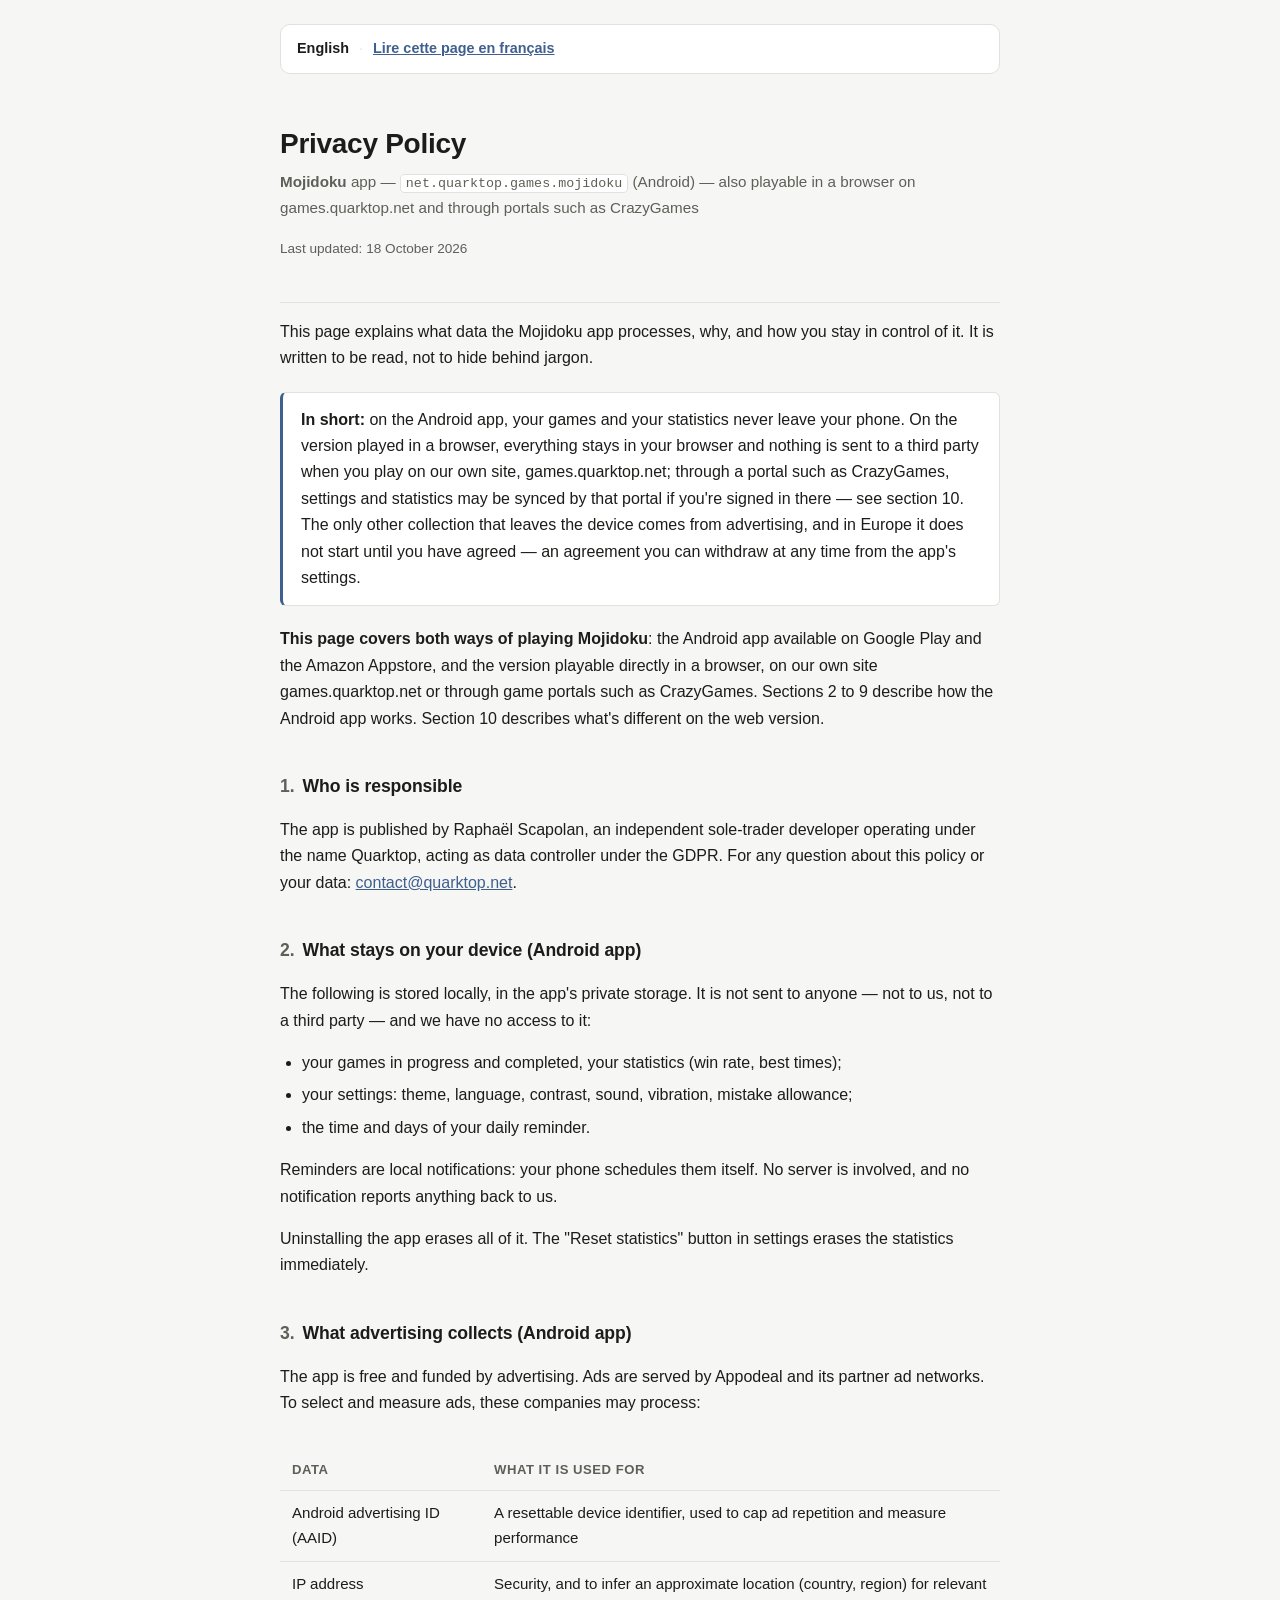
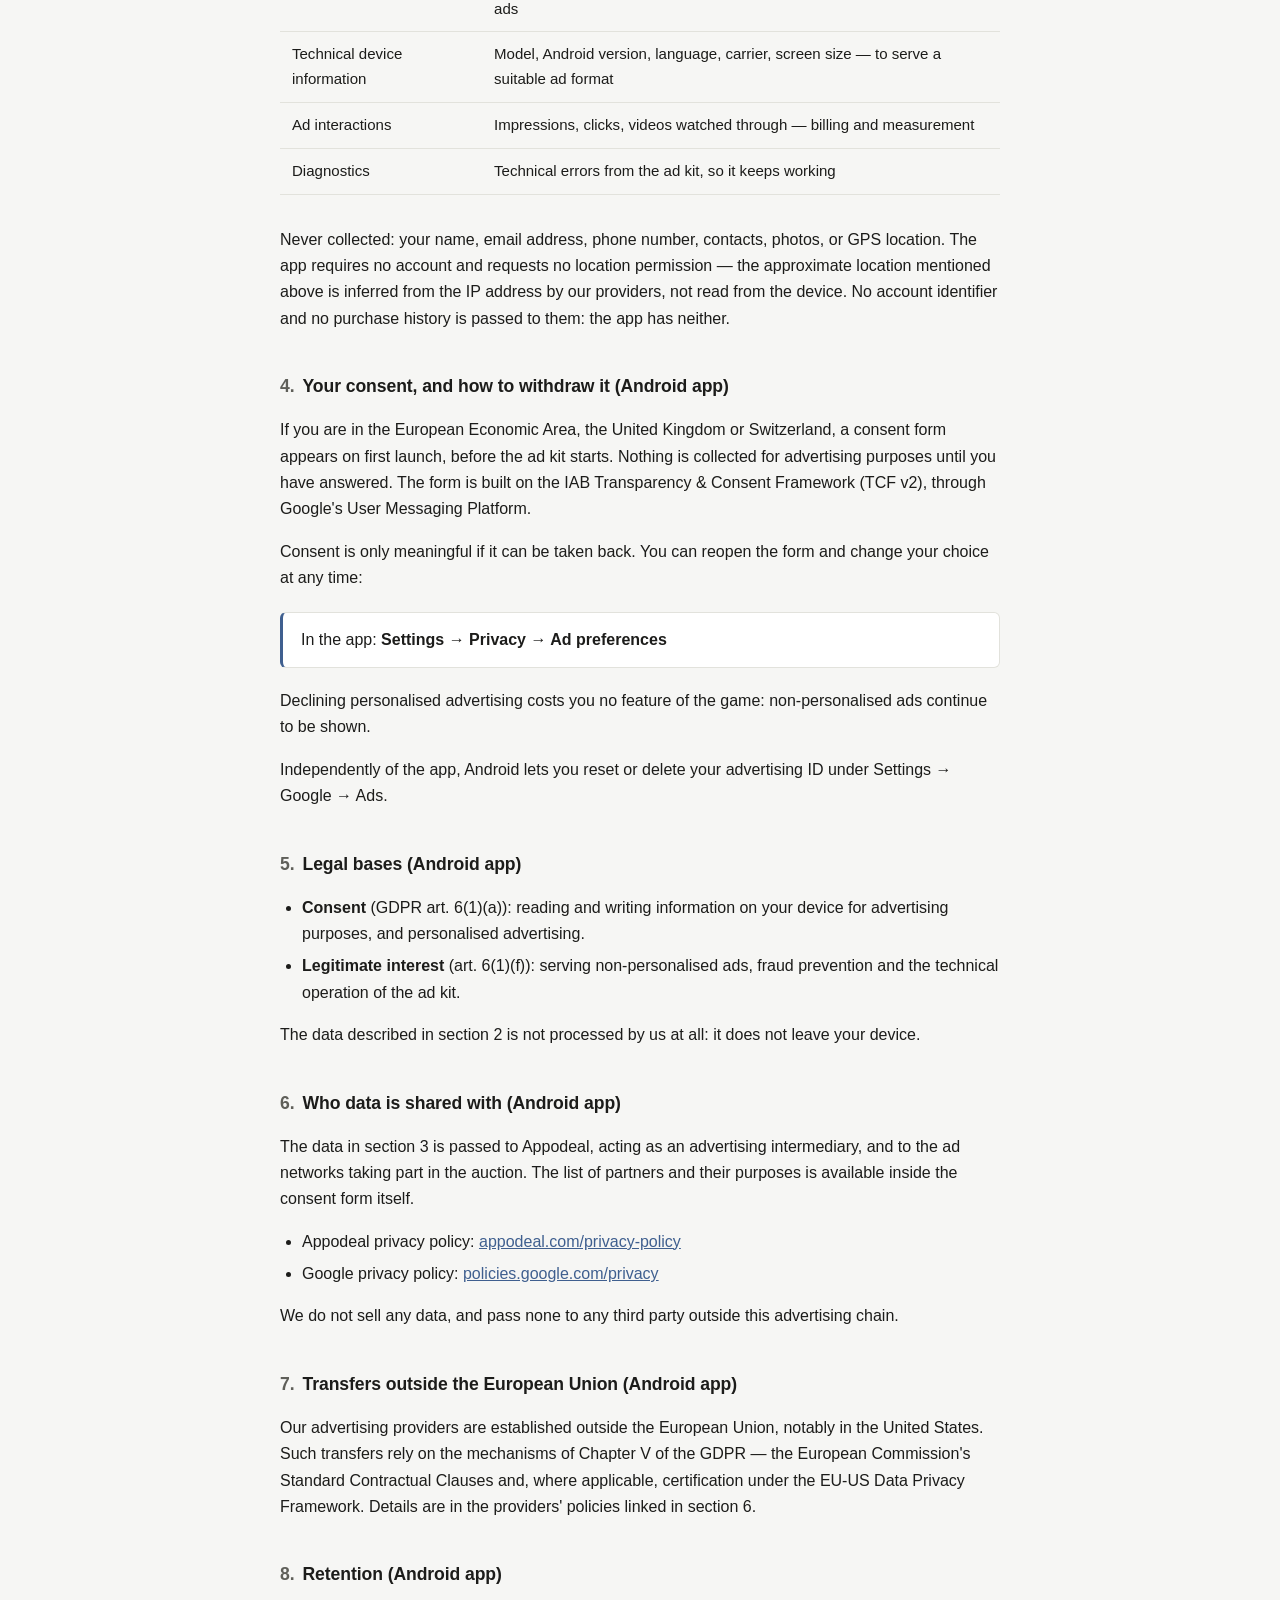
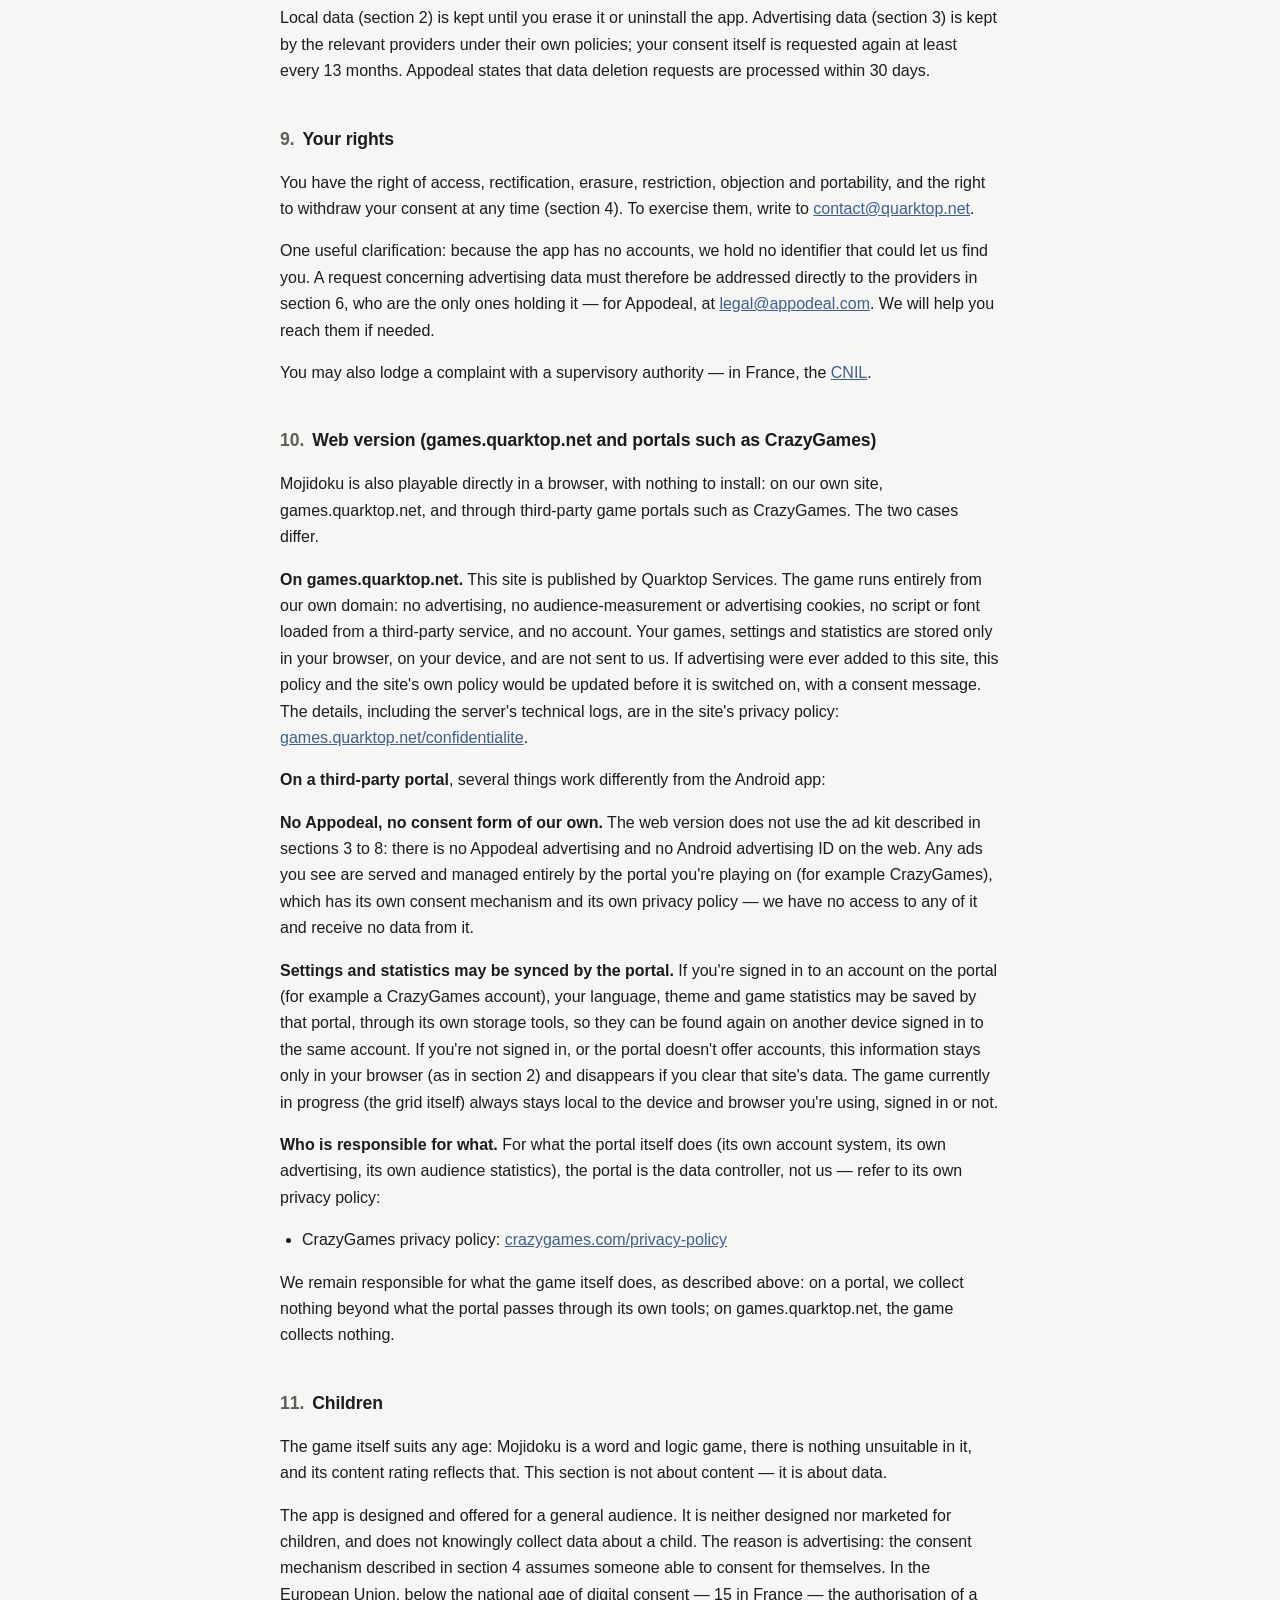
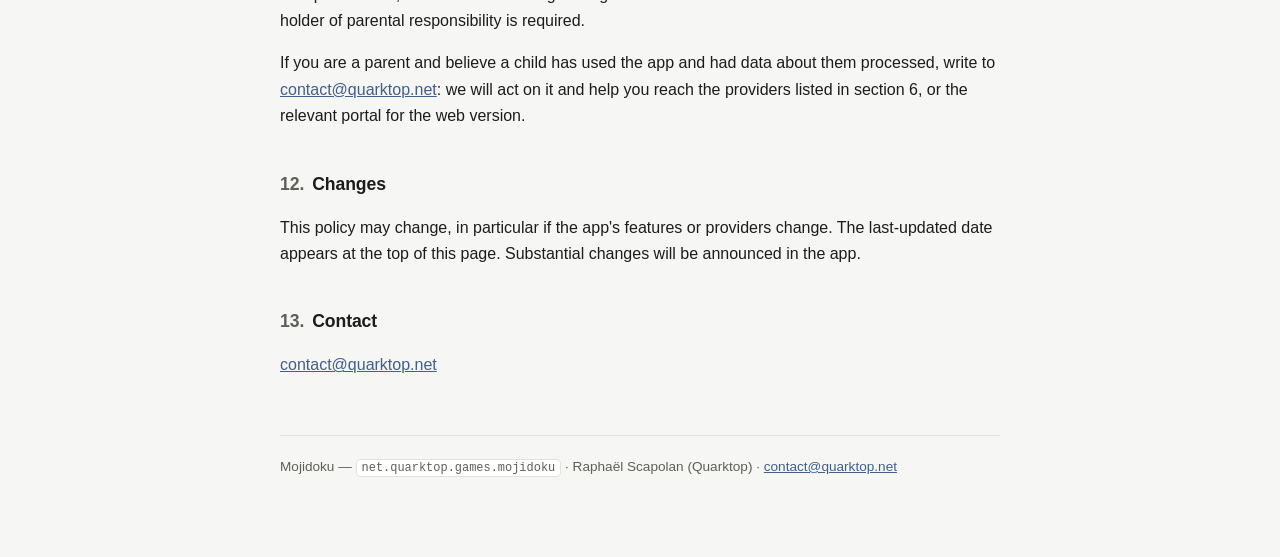
<file: mojidoku/en/index.html>
<!doctype html>
<html lang="en">
<head>
<meta charset="utf-8">
<meta name="viewport" content="width=device-width, initial-scale=1">
<title>Privacy Policy — Mojidoku</title>
<meta name="description" content="Privacy policy of the Mojidoku app (net.quarktop.games.mojidoku).">
<link rel="stylesheet" href="../style.css">
<link rel="alternate" hreflang="fr" href="https://scapolanraphael-dev.github.io/sudoku-privacy/mojidoku/">
<link rel="alternate" hreflang="en" href="https://scapolanraphael-dev.github.io/sudoku-privacy/mojidoku/en/">
<link rel="alternate" hreflang="x-default" href="https://scapolanraphael-dev.github.io/sudoku-privacy/mojidoku/">
</head>
<body>
<main>

<nav class="langbar" aria-label="Language">
  <span class="current">English</span>
  <span class="sep">·</span>
  <a href="../" hreflang="fr" lang="fr">Lire cette page en français</a>
</nav>

  <header>
    <h1>Privacy Policy</h1>
    <p class="sub"><strong>Mojidoku</strong> app — <code>net.quarktop.games.mojidoku</code> (Android) — also playable in a browser on games.quarktop.net and through portals such as CrazyGames</p>
    <p class="meta">Last updated: 18 October 2026</p>
  </header>
  <p>This page explains what data the Mojidoku app processes, why, and how you stay in control of it. It is written to be read, not to hide behind jargon.</p>
  <div class="callout">
    <p><strong>In short:</strong> on the Android app, your games and your statistics never leave your phone. On the version played in a browser, everything stays in your browser and nothing is sent to a third party when you play on our own site, games.quarktop.net; through a portal such as CrazyGames, settings and statistics may be synced by that portal if you're signed in there — see section 10. The only other collection that leaves the device comes from advertising, and in Europe it does not start until you have agreed — an agreement you can withdraw at any time from the app's settings.</p>
  </div>
  <p><strong>This page covers both ways of playing Mojidoku</strong>: the Android app available on Google Play and the Amazon Appstore, and the version playable directly in a browser, on our own site games.quarktop.net or through game portals such as CrazyGames. Sections 2 to 9 describe how the Android app works. Section 10 describes what's different on the web version.</p>

  <h2><span class="num">1.</span>Who is responsible</h2>
  <p>The app is published by Raphaël Scapolan, an independent sole-trader developer operating under the name Quarktop, acting as data controller under the GDPR. For any question about this policy or your data: <a href="mailto:contact@quarktop.net">contact@quarktop.net</a>.</p>

  <h2><span class="num">2.</span>What stays on your device (Android app)</h2>
  <p>The following is stored locally, in the app's private storage. It is not sent to anyone — not to us, not to a third party — and we have no access to it:</p>
  <ul>
    <li>your games in progress and completed, your statistics (win rate, best times);</li>
    <li>your settings: theme, language, contrast, sound, vibration, mistake allowance;</li>
    <li>the time and days of your daily reminder.</li>
  </ul>
  <p>Reminders are local notifications: your phone schedules them itself. No server is involved, and no notification reports anything back to us.</p>
  <p>Uninstalling the app erases all of it. The "Reset statistics" button in settings erases the statistics immediately.</p>

  <h2><span class="num">3.</span>What advertising collects (Android app)</h2>
  <p>The app is free and funded by advertising. Ads are served by Appodeal and its partner ad networks. To select and measure ads, these companies may process:</p>
  <div class="table-wrap">
    <table>
      <thead>
        <tr><th>Data</th><th>What it is used for</th></tr>
      </thead>
      <tbody>
        <tr><td>Android advertising ID (AAID)</td><td>A resettable device identifier, used to cap ad repetition and measure performance</td></tr>
        <tr><td>IP address</td><td>Security, and to infer an approximate location (country, region) for relevant ads</td></tr>
        <tr><td>Technical device information</td><td>Model, Android version, language, carrier, screen size — to serve a suitable ad format</td></tr>
        <tr><td>Ad interactions</td><td>Impressions, clicks, videos watched through — billing and measurement</td></tr>
        <tr><td>Diagnostics</td><td>Technical errors from the ad kit, so it keeps working</td></tr>
      </tbody>
    </table>
  </div>
  <p>Never collected: your name, email address, phone number, contacts, photos, or GPS location. The app requires no account and requests no location permission — the approximate location mentioned above is inferred from the IP address by our providers, not read from the device. No account identifier and no purchase history is passed to them: the app has neither.</p>

  <h2><span class="num">4.</span>Your consent, and how to withdraw it (Android app)</h2>
  <p>If you are in the European Economic Area, the United Kingdom or Switzerland, a consent form appears on first launch, before the ad kit starts. Nothing is collected for advertising purposes until you have answered. The form is built on the IAB Transparency &amp; Consent Framework (TCF v2), through Google's User Messaging Platform.</p>
  <p>Consent is only meaningful if it can be taken back. You can reopen the form and change your choice at any time:</p>
  <div class="callout">
    <p>In the app: <strong>Settings → Privacy → Ad preferences</strong></p>
  </div>
  <p>Declining personalised advertising costs you no feature of the game: non-personalised ads continue to be shown.</p>
  <p>Independently of the app, Android lets you reset or delete your advertising ID under Settings → Google → Ads.</p>

  <h2><span class="num">5.</span>Legal bases (Android app)</h2>
  <ul>
    <li><strong>Consent</strong> (GDPR art. 6(1)(a)): reading and writing information on your device for advertising purposes, and personalised advertising.</li>
    <li><strong>Legitimate interest</strong> (art. 6(1)(f)): serving non-personalised ads, fraud prevention and the technical operation of the ad kit.</li>
  </ul>
  <p>The data described in section 2 is not processed by us at all: it does not leave your device.</p>

  <h2><span class="num">6.</span>Who data is shared with (Android app)</h2>
  <p>The data in section 3 is passed to Appodeal, acting as an advertising intermediary, and to the ad networks taking part in the auction. The list of partners and their purposes is available inside the consent form itself.</p>
  <ul>
    <li>Appodeal privacy policy: <a href="https://appodeal.com/privacy-policy/" rel="noopener">appodeal.com/privacy-policy</a></li>
    <li>Google privacy policy: <a href="https://policies.google.com/privacy" rel="noopener">policies.google.com/privacy</a></li>
  </ul>
  <p>We do not sell any data, and pass none to any third party outside this advertising chain.</p>

  <h2><span class="num">7.</span>Transfers outside the European Union (Android app)</h2>
  <p>Our advertising providers are established outside the European Union, notably in the United States. Such transfers rely on the mechanisms of Chapter V of the GDPR — the European Commission's Standard Contractual Clauses and, where applicable, certification under the EU-US Data Privacy Framework. Details are in the providers' policies linked in section 6.</p>

  <h2><span class="num">8.</span>Retention (Android app)</h2>
  <p>Local data (section 2) is kept until you erase it or uninstall the app. Advertising data (section 3) is kept by the relevant providers under their own policies; your consent itself is requested again at least every 13 months. Appodeal states that data deletion requests are processed within 30 days.</p>

  <h2><span class="num">9.</span>Your rights</h2>
  <p>You have the right of access, rectification, erasure, restriction, objection and portability, and the right to withdraw your consent at any time (section 4). To exercise them, write to <a href="mailto:contact@quarktop.net">contact@quarktop.net</a>.</p>
  <p>One useful clarification: because the app has no accounts, we hold no identifier that could let us find you. A request concerning advertising data must therefore be addressed directly to the providers in section 6, who are the only ones holding it — for Appodeal, at <a href="mailto:legal@appodeal.com">legal@appodeal.com</a>. We will help you reach them if needed.</p>
  <p>You may also lodge a complaint with a supervisory authority — in France, the <a href="https://www.cnil.fr" rel="noopener">CNIL</a>.</p>

  <h2><span class="num">10.</span>Web version (games.quarktop.net and portals such as CrazyGames)</h2>
  <p>Mojidoku is also playable directly in a browser, with nothing to install: on our own site, games.quarktop.net, and through third-party game portals such as CrazyGames. The two cases differ.</p>
  <p><strong>On games.quarktop.net.</strong> This site is published by Quarktop Services. The game runs entirely from our own domain: no advertising, no audience-measurement or advertising cookies, no script or font loaded from a third-party service, and no account. Your games, settings and statistics are stored only in your browser, on your device, and are not sent to us. If advertising were ever added to this site, this policy and the site's own policy would be updated before it is switched on, with a consent message. The details, including the server's technical logs, are in the site's privacy policy: <a href="https://games.quarktop.net/confidentialite" rel="noopener">games.quarktop.net/confidentialite</a>.</p>
  <p><strong>On a third-party portal</strong>, several things work differently from the Android app:</p>
  <p><strong>No Appodeal, no consent form of our own.</strong> The web version does not use the ad kit described in sections 3 to 8: there is no Appodeal advertising and no Android advertising ID on the web. Any ads you see are served and managed entirely by the portal you're playing on (for example CrazyGames), which has its own consent mechanism and its own privacy policy — we have no access to any of it and receive no data from it.</p>
  <p><strong>Settings and statistics may be synced by the portal.</strong> If you're signed in to an account on the portal (for example a CrazyGames account), your language, theme and game statistics may be saved by that portal, through its own storage tools, so they can be found again on another device signed in to the same account. If you're not signed in, or the portal doesn't offer accounts, this information stays only in your browser (as in section 2) and disappears if you clear that site's data. The game currently in progress (the grid itself) always stays local to the device and browser you're using, signed in or not.</p>
  <p><strong>Who is responsible for what.</strong> For what the portal itself does (its own account system, its own advertising, its own audience statistics), the portal is the data controller, not us — refer to its own privacy policy:</p>
  <ul>
    <li>CrazyGames privacy policy: <a href="https://www.crazygames.com/privacy-policy" rel="noopener">crazygames.com/privacy-policy</a></li>
  </ul>
  <p>We remain responsible for what the game itself does, as described above: on a portal, we collect nothing beyond what the portal passes through its own tools; on games.quarktop.net, the game collects nothing.</p>

  <h2><span class="num">11.</span>Children</h2>
  <p>The game itself suits any age: Mojidoku is a word and logic game, there is nothing unsuitable in it, and its content rating reflects that. This section is not about content — it is about data.</p>
  <p>The app is designed and offered for a general audience. It is neither designed nor marketed for children, and does not knowingly collect data about a child. The reason is advertising: the consent mechanism described in section 4 assumes someone able to consent for themselves. In the European Union, below the national age of digital consent — 15 in France — the authorisation of a holder of parental responsibility is required.</p>
  <p>If you are a parent and believe a child has used the app and had data about them processed, write to <a href="mailto:contact@quarktop.net">contact@quarktop.net</a>: we will act on it and help you reach the providers listed in section 6, or the relevant portal for the web version.</p>

  <h2><span class="num">12.</span>Changes</h2>
  <p>This policy may change, in particular if the app's features or providers change. The last-updated date appears at the top of this page. Substantial changes will be announced in the app.</p>

  <h2><span class="num">13.</span>Contact</h2>
  <p><a href="mailto:contact@quarktop.net">contact@quarktop.net</a></p>

<footer>
  Mojidoku — <code>net.quarktop.games.mojidoku</code> · Raphaël Scapolan (Quarktop) · <a href="mailto:contact@quarktop.net">contact@quarktop.net</a>
</footer>

</main>
</body>
</html>
</file>
<file: style.css>
:root {
    --bg: #f6f6f4;
    --surface: #ffffff;
    --text: #1c1c1a;
    --muted: #5f5f59;
    --border: #e2e2dc;
    --accent: #3f5f8f;
  }
  @media (prefers-color-scheme: dark) {
    :root {
      --bg: #17171a;
      --surface: #202024;
      --text: #ececea;
      --muted: #a3a39d;
      --border: #33333a;
      --accent: #8fb0e0;
    }
  }
  * { box-sizing: border-box; }
  body {
    margin: 0;
    padding: 0 20px 80px;
    background: var(--bg);
    color: var(--text);
    font: 16px/1.65 -apple-system, BlinkMacSystemFont, "Segoe UI", Roboto, Helvetica, Arial, sans-serif;
    -webkit-text-size-adjust: 100%;
  }
  main { max-width: 720px; margin: 0 auto; }
  header {
    padding: 48px 0 28px;
    border-bottom: 1px solid var(--border);
    margin-bottom: 8px;
  }
  h1 { font-size: 1.75rem; line-height: 1.25; margin: 0 0 8px; letter-spacing: -0.01em; }
  h2 {
    font-size: 1.1rem;
    margin: 40px 0 10px;
    letter-spacing: -0.005em;
  }
  h2 .num { color: var(--muted); font-weight: 600; margin-right: 8px; }
  .sub { color: var(--muted); margin: 0; font-size: 0.95rem; }
  .meta {
    margin-top: 18px;
    font-size: 0.85rem;
    color: var(--muted);
  }
  p, li { color: var(--text); }
  ul { padding-left: 22px; }
  li { margin: 6px 0; }
  a { color: var(--accent); }
  code {
    background: var(--surface);
    border: 1px solid var(--border);
    border-radius: 4px;
    padding: 1px 5px;
    font-size: 0.88em;
    font-family: ui-monospace, SFMono-Regular, Menlo, Consolas, monospace;
  }
  .callout {
    background: var(--surface);
    border: 1px solid var(--border);
    border-left: 3px solid var(--accent);
    border-radius: 6px;
    padding: 14px 18px;
    margin: 20px 0;
  }
  .callout p { margin: 0; }
  table {
    width: 100%;
    border-collapse: collapse;
    margin: 16px 0;
    font-size: 0.94rem;
  }
  th, td {
    text-align: left;
    padding: 10px 12px;
    border-bottom: 1px solid var(--border);
    vertical-align: top;
  }
  th { color: var(--muted); font-weight: 600; font-size: 0.82rem; text-transform: uppercase; letter-spacing: 0.04em; }
  .table-wrap { overflow-x: auto; }
  footer {
    margin-top: 56px;
    padding-top: 20px;
    border-top: 1px solid var(--border);
    color: var(--muted);
    font-size: 0.85rem;
  }
  /* Bandeau de langue : un lien, pas un bouton. Il change de page, ce qui est
     exactement ce qu'un lien fait — et ce qui survit à JavaScript désactivé,
     à une capture statique, à une impression papier et à un lecteur d'écran. */
  .langbar {
    display: flex;
    align-items: center;
    flex-wrap: wrap;
    gap: 10px;
    margin: 24px 0 4px;
    padding: 12px 16px;
    background: var(--surface);
    border: 1px solid var(--border);
    border-radius: 10px;
    font-size: 0.9rem;
  }
  .langbar .current {
    font-weight: 700;
    color: var(--text);
  }
  .langbar .sep { color: var(--border); }
  .langbar a { font-weight: 600; }
</file>
<file: mojidoku/style.css>
:root {
    --bg: #f6f6f4;
    --surface: #ffffff;
    --text: #1c1c1a;
    --muted: #5f5f59;
    --border: #e2e2dc;
    --accent: #3f5f8f;
  }
  @media (prefers-color-scheme: dark) {
    :root {
      --bg: #17171a;
      --surface: #202024;
      --text: #ececea;
      --muted: #a3a39d;
      --border: #33333a;
      --accent: #8fb0e0;
    }
  }
  * { box-sizing: border-box; }
  body {
    margin: 0;
    padding: 0 20px 80px;
    background: var(--bg);
    color: var(--text);
    font: 16px/1.65 -apple-system, BlinkMacSystemFont, "Segoe UI", Roboto, Helvetica, Arial, sans-serif;
    -webkit-text-size-adjust: 100%;
  }
  main { max-width: 720px; margin: 0 auto; }
  header {
    padding: 48px 0 28px;
    border-bottom: 1px solid var(--border);
    margin-bottom: 8px;
  }
  h1 { font-size: 1.75rem; line-height: 1.25; margin: 0 0 8px; letter-spacing: -0.01em; }
  h2 {
    font-size: 1.1rem;
    margin: 40px 0 10px;
    letter-spacing: -0.005em;
  }
  h2 .num { color: var(--muted); font-weight: 600; margin-right: 8px; }
  .sub { color: var(--muted); margin: 0; font-size: 0.95rem; }
  .meta {
    margin-top: 18px;
    font-size: 0.85rem;
    color: var(--muted);
  }
  p, li { color: var(--text); }
  ul { padding-left: 22px; }
  li { margin: 6px 0; }
  a { color: var(--accent); }
  code {
    background: var(--surface);
    border: 1px solid var(--border);
    border-radius: 4px;
    padding: 1px 5px;
    font-size: 0.88em;
    font-family: ui-monospace, SFMono-Regular, Menlo, Consolas, monospace;
  }
  .callout {
    background: var(--surface);
    border: 1px solid var(--border);
    border-left: 3px solid var(--accent);
    border-radius: 6px;
    padding: 14px 18px;
    margin: 20px 0;
  }
  .callout p { margin: 0; }
  table {
    width: 100%;
    border-collapse: collapse;
    margin: 16px 0;
    font-size: 0.94rem;
  }
  th, td {
    text-align: left;
    padding: 10px 12px;
    border-bottom: 1px solid var(--border);
    vertical-align: top;
  }
  th { color: var(--muted); font-weight: 600; font-size: 0.82rem; text-transform: uppercase; letter-spacing: 0.04em; }
  .table-wrap { overflow-x: auto; }
  footer {
    margin-top: 56px;
    padding-top: 20px;
    border-top: 1px solid var(--border);
    color: var(--muted);
    font-size: 0.85rem;
  }
  /* Bandeau de langue : un lien, pas un bouton. Il change de page, ce qui est
     exactement ce qu'un lien fait — et ce qui survit à JavaScript désactivé,
     à une capture statique, à une impression papier et à un lecteur d'écran. */
  .langbar {
    display: flex;
    align-items: center;
    flex-wrap: wrap;
    gap: 10px;
    margin: 24px 0 4px;
    padding: 12px 16px;
    background: var(--surface);
    border: 1px solid var(--border);
    border-radius: 10px;
    font-size: 0.9rem;
  }
  .langbar .current {
    font-weight: 700;
    color: var(--text);
  }
  .langbar .sep { color: var(--border); }
  .langbar a { font-weight: 600; }
</file>
